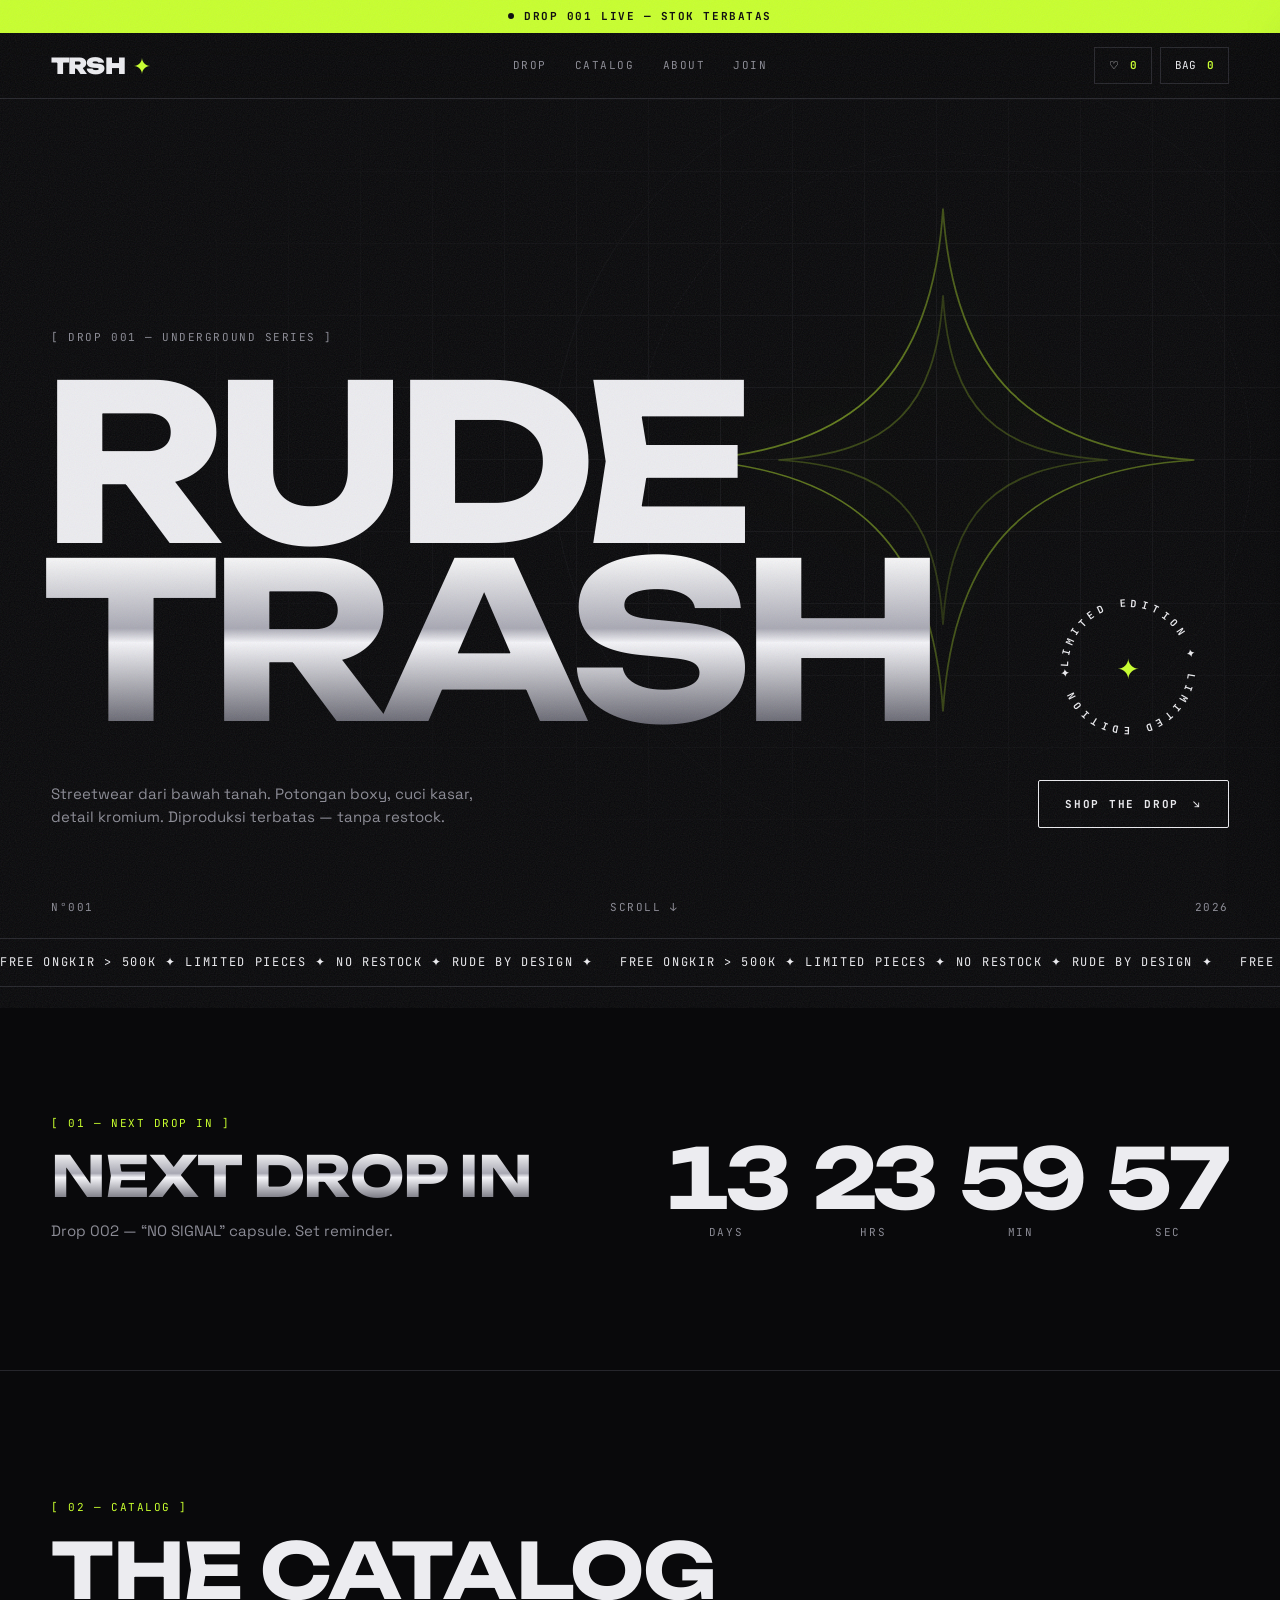
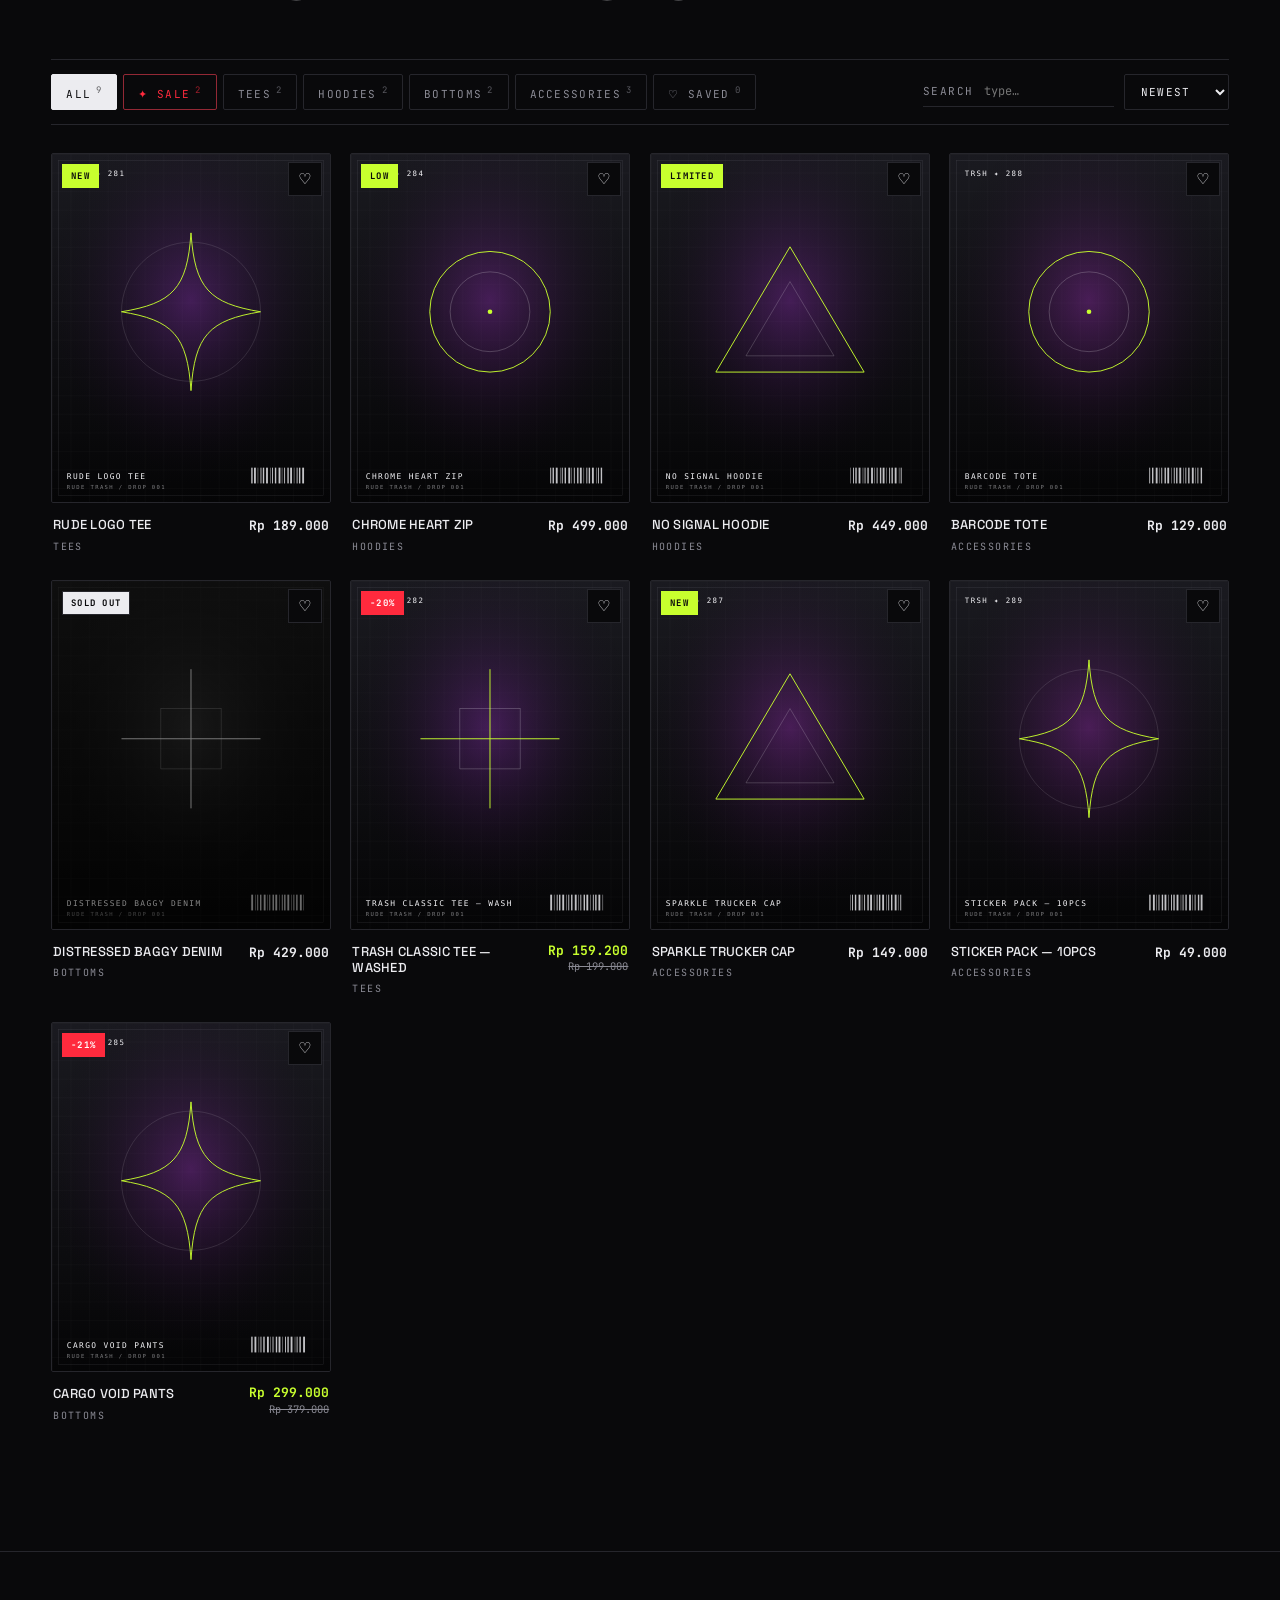
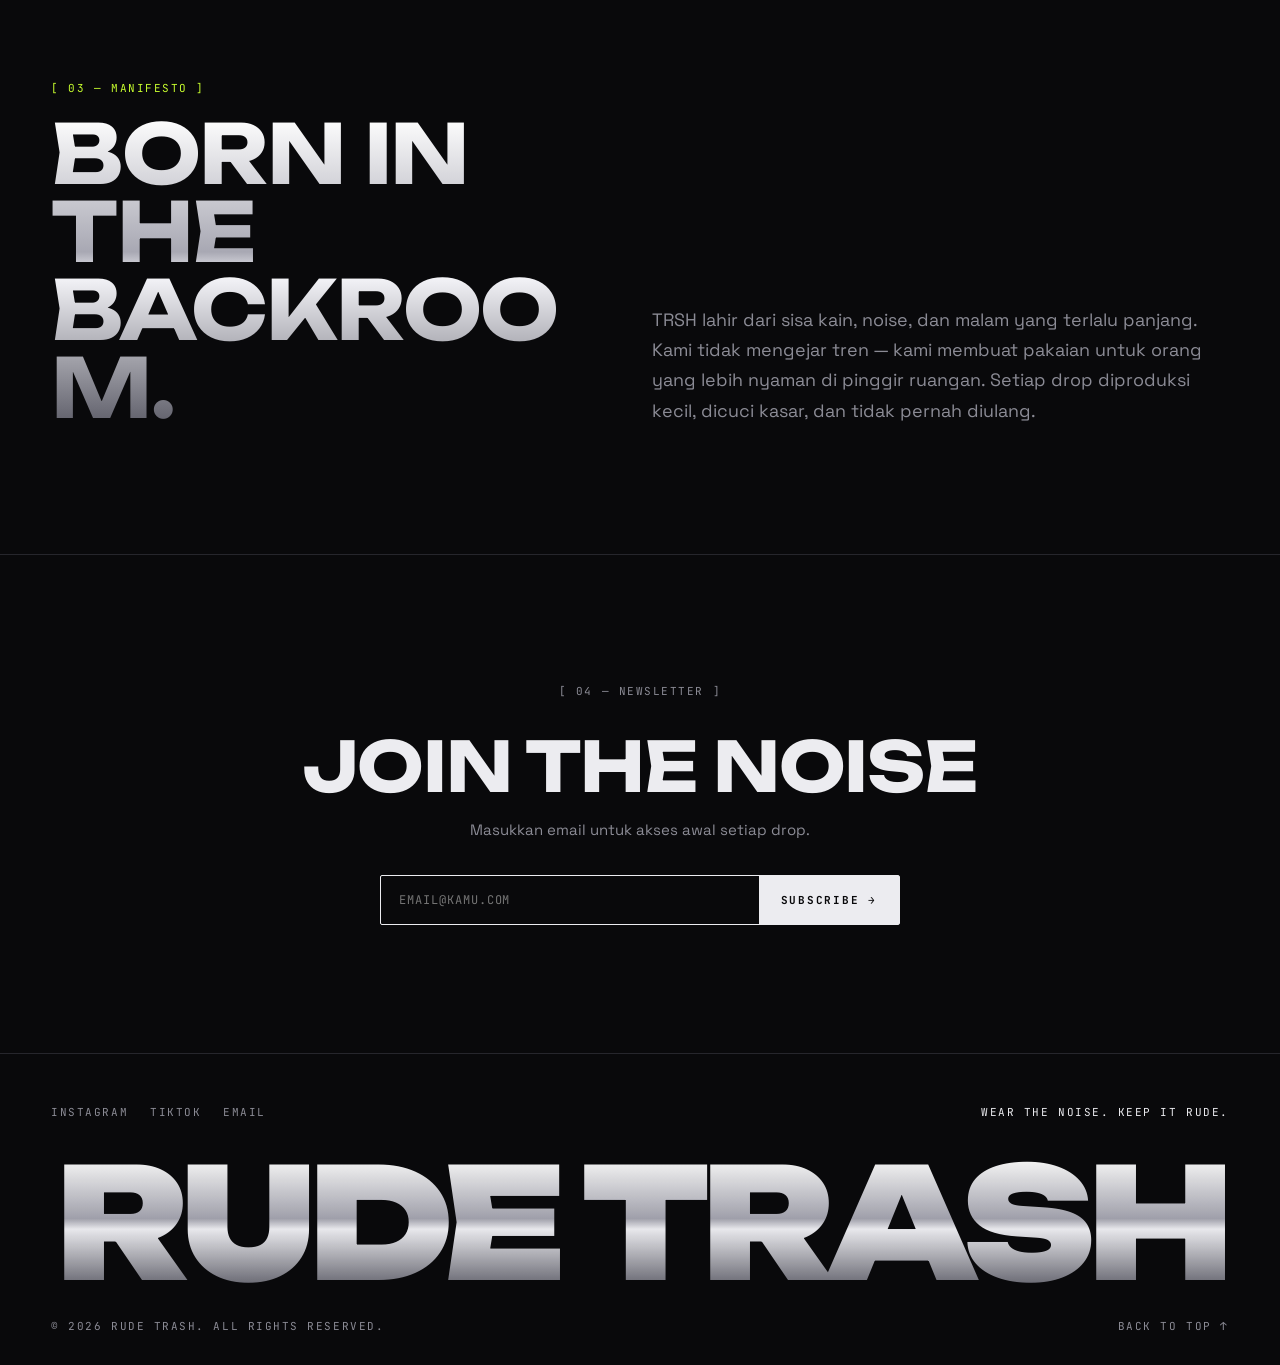
<file: index.html>
<!doctype html>
<html lang="id">
<head>
<meta charset="utf-8">
<meta name="viewport" content="width=device-width,initial-scale=1">
<title>TRSH — RUDE TRASH</title>
<meta name="description" content="RUDE TRASH (TRSH) — underground streetwear. Limited drops, no restock.">
<meta name="theme-color" content="#09090b">
<meta property="og:type" content="website">
<meta property="og:title" content="TRSH — RUDE TRASH">
<meta property="og:description" content="RUDE TRASH (TRSH) — underground streetwear. Limited drops, no restock.">
<meta property="og:image" content="">
<meta name="twitter:card" content="summary_large_image">
<meta name="twitter:title" content="TRSH — RUDE TRASH">
<meta name="twitter:description" content="RUDE TRASH (TRSH) — underground streetwear. Limited drops, no restock.">
<meta name="twitter:image" content="">
<link rel="icon" href="data:image/svg+xml,%3Csvg xmlns='http://www.w3.org/2000/svg' viewBox='0 0 100 100'%3E%3Crect width='100' height='100' fill='%2309090b'/%3E%3Cpath d='M50 12C53 40 62 47 88 50C62 53 53 60 50 88C47 60 38 53 12 50C38 47 47 40 50 12Z' fill='%23c8ff2e'/%3E%3C/svg%3E">
<link rel="preconnect" href="https://fonts.googleapis.com">
<link rel="preconnect" href="https://fonts.gstatic.com" crossorigin>
<link id="gfont" rel="stylesheet" href="data:text/css,">
<link rel="stylesheet" href="assets/css/style.css">
<style id="custom-fonts"></style>
<style id="custom-css"></style>
</head>
<body class="loading">

<!-- Preloader -->
<div id="preloader" class="preloader">
  <div class="pl-in">
    <span class="mono" id="plText">TRSH</span>
    <b id="plNum">000</b>
    <i class="pl-bar"><u id="plBar"></u></i>
  </div>
</div>

<!-- Overlays -->
<div class="progress" id="progress"></div>
<div class="aurora" aria-hidden="true"><i></i><i></i><i></i></div>
<div class="grain"></div>
<div class="scan"></div>
<div class="cursor" id="cursor"></div>

<!-- Announcement -->
<div id="announce" class="announce mono" hidden></div>
<div id="promo" class="promo mono" hidden></div>

<!-- Navbar -->
<header id="nav" class="nav">
  <a href="#top" class="logo" id="logo"></a>
  <nav class="links mono" id="links"></nav>
  <div class="acts mono">
    <button class="ab" data-act="theme" id="themeBtn" aria-label="Tema" hidden>☀</button>
    <button class="ab menu" data-act="menu" id="menuBtn" aria-label="Menu" aria-expanded="false" hidden>☰</button>
    <button class="ab" data-act="wishlist" id="wishBtn" aria-label="Saved">♡ <b id="wishN">0</b></button>
    <button class="ab" data-act="cart" id="cartBtn" aria-label="Bag">BAG <b id="cartN">0</b></button>
  </div>
</header>

<main id="top">
  <section id="hero" class="hero"></section>
  <div id="marquee" class="marquee mono"></div>
  <section id="drop" class="sec drop"></section>

  <section id="shop" class="sec shop">
    <div class="sec-head rv">
      <p class="mono kicker" id="shopKicker"></p>
      <h2 id="shopTitle"></h2>
    </div>
    <div class="toolbar rv">
      <div class="chips" id="chips"></div>
      <div class="tools">
        <label class="srch" id="srchWrap"><span class="mono" id="srchLabel">SEARCH</span><input id="q" type="search" placeholder="type…" autocomplete="off"></label>
        <label class="srt" id="sortWrap">
          <select id="sort" aria-label="Sort">
            <option value="new">NEWEST</option>
            <option value="low">PRICE ↑</option>
            <option value="high">PRICE ↓</option>
            <option value="az">A — Z</option>
          </select>
        </label>
      </div>
    </div>
    <div class="grid" id="grid"></div>
    <p class="empty mono" id="empty" hidden>— NO RESULT. TRY ANOTHER SEARCH —</p>
    <div class="more" id="more"></div>
    <div class="recent" id="recent"></div>
  </section>

  <section id="extra" class="sec extra" hidden></section>
  <section id="about" class="sec about"></section>
  <section id="newsletter" class="sec news"></section>
</main>

<footer id="footer" class="foot"></footer>

<!-- Cart drawer / product modal -->
<aside id="drawer" class="drawer" aria-hidden="true"></aside>
<div id="scrim" class="scrim"></div>
<div id="modal" class="modal" aria-hidden="true"></div>

<!-- Promo popup -->
<div id="popup" class="popup" aria-hidden="true"></div>
<div id="sheet" class="sheet" aria-hidden="true"></div>
<div id="lb" class="lb" aria-hidden="true"></div>

<!-- Maintenance -->
<div id="maint" class="maint" hidden></div>

<a id="waFloat" class="wa-float mono" href="#" target="_blank" rel="noopener" aria-label="WhatsApp" hidden></a>
<button id="toTop" class="to-top mono" data-act="top" aria-label="Kembali ke atas" hidden>↑</button>

<div id="toast" class="toast mono"></div>

<script src="assets/js/vendor/supabase.js"></script>
<script src="assets/js/config.js"></script>
<script src="assets/js/store.js"></script>
<script src="assets/js/app.js"></script>
</body>
</html>
</file>
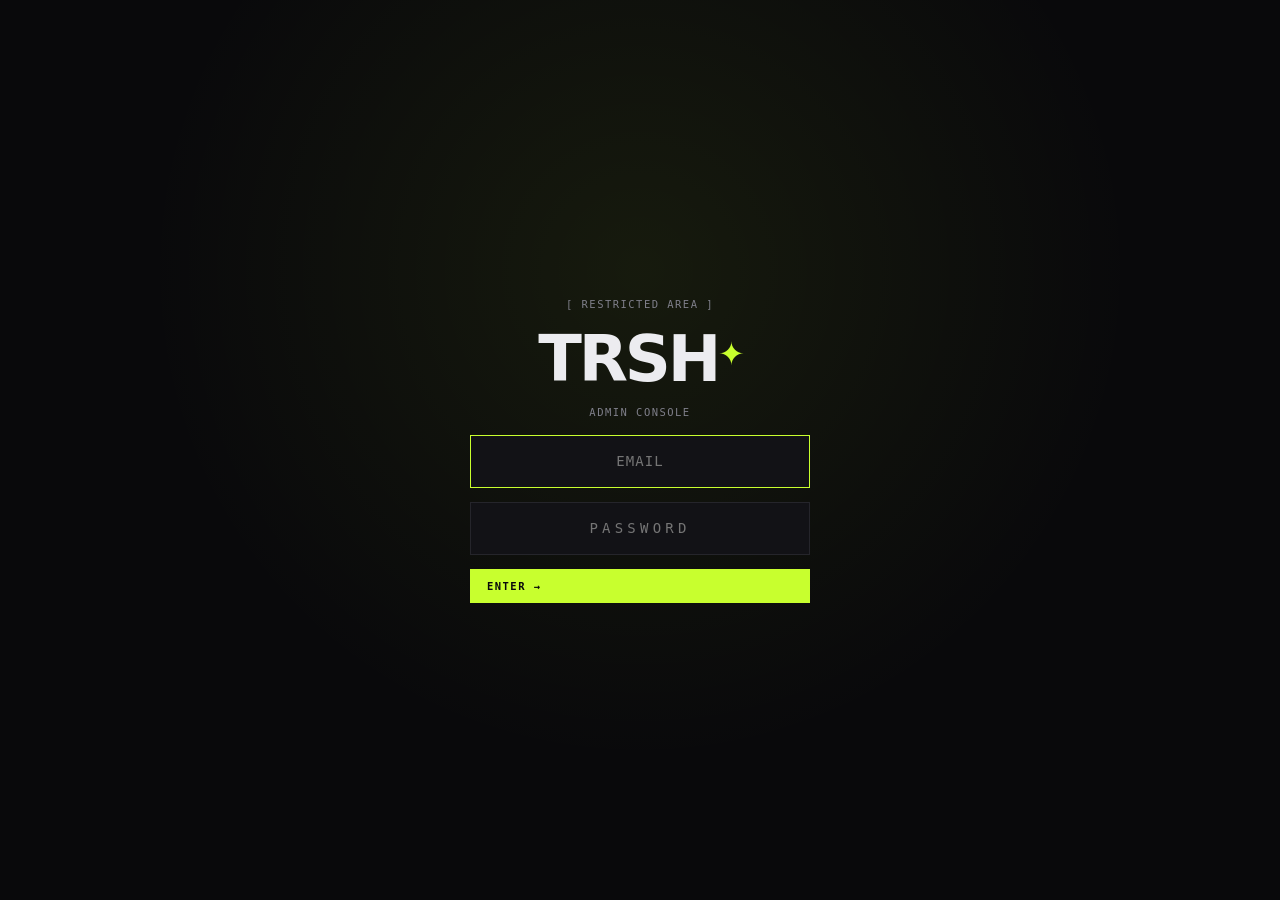
<file: admin.html>
<!doctype html>
<html lang="id">
<head>
<meta charset="utf-8">
<meta name="viewport" content="width=device-width,initial-scale=1">
<meta name="robots" content="noindex,nofollow">
<title>TRSH — Admin Panel</title>
<link rel="icon" href="data:image/svg+xml,%3Csvg xmlns='http://www.w3.org/2000/svg' viewBox='0 0 100 100'%3E%3Crect width='100' height='100' fill='%2309090b'/%3E%3Cpath d='M50 12C53 40 62 47 88 50C62 53 53 60 50 88C47 60 38 53 12 50C38 47 47 40 50 12Z' fill='%23c8ff2e'/%3E%3C/svg%3E">
<link rel="stylesheet" href="assets/css/admin.css">
<style id="admFonts"></style>
</head>
<body>

<!-- Login -->
<div id="login" class="login">
  <form id="loginForm" autocomplete="off">
    <p class="mono dim">[ RESTRICTED AREA ]</p>
    <h1>TRSH<i>✦</i></h1>
    <p class="mono dim">ADMIN CONSOLE</p>
    <input id="em" type="email" placeholder="EMAIL" autocomplete="username" hidden>
    <input id="pw" type="password" placeholder="PASSWORD" autocomplete="current-password" autofocus>
    <button class="btn acc" type="submit">ENTER →</button>
    <p id="loginErr" class="mono err" hidden>PASSWORD SALAH</p>
  </form>
</div>

<!-- App -->
<div id="app" class="app" hidden>
  <aside class="side">
    <div class="brand"><b id="brandName">TRSH</b><i>✦</i><small class="mono dim">ADMIN</small></div>
    <nav id="nav"></nav>
    <div class="side-f">
      <p class="mono live"><span class="dot"></span> REALTIME SYNC</p>
      <button class="lnk mono" data-a="logout">LOGOUT ↗</button>
    </div>
  </aside>

  <section class="main">
    <header class="top">
      <h2 id="title">Dashboard</h2>
      <div class="top-r">
        <span id="saved" class="mono dim">● SIAP</span>
        <button class="btn" data-a="pv">LIVE PREVIEW</button>
        <a class="btn" href="index.html" target="_blank" rel="noopener">BUKA TOKO ↗</a>
      </div>
    </header>
    <div id="view" class="view"></div>
  </section>

  <aside id="preview" class="preview">
    <div class="pv-bar mono">
      <span>LIVE PREVIEW</span>
      <span>
        <button data-a="pv-d" class="on" id="pvD">DESKTOP</button>
        <button data-a="pv-m" id="pvM">MOBILE</button>
        <button data-a="pv-r">↻</button>
      </span>
    </div>
    <div class="pv-wrap"><iframe id="pvFrame" title="Preview toko" src="about:blank"></iframe></div>
  </aside>
</div>

<div id="panel" class="panel"></div>
<div id="scrim" class="scrim"></div>
<div id="toast" class="toast mono"></div>

<script src="assets/js/vendor/supabase.js"></script>
<script src="assets/js/config.js"></script>
<script src="assets/js/store.js"></script>
<script src="assets/js/admin.js"></script>
</body>
</html>
</file>
<file: assets/css/style.css>
/* ==========================================================
   TRSH / RUDE TRASH — storefront styles
   Y2K × underground × minimalist
   Semua warna/font/radius dikontrol dari panel admin via CSS vars
   ========================================================== */
:root{
  --bg:#09090b;--fg:#ececf0;--muted:#8b8b95;--card:#101013;--accent:#c8ff2e;--line:#26262c;--on-accent:#09090b;
  --radius:2px;--cols:4;--cols-md:3;--cols-sm:2;--ratio:4/5;--speed:1;
  --f-display:'Unbounded',system-ui,sans-serif;--f-body:'Space Grotesk',system-ui,sans-serif;--f-mono:'JetBrains Mono',ui-monospace,monospace;
  --t:calc(.55s / var(--speed));--ease:cubic-bezier(.2,.7,.2,1);--pad:clamp(16px,4vw,56px);--maxw:99999px;--fs:1;
  --padx:max(var(--pad),calc((100vw - var(--maxw)) / 2));
}
*{box-sizing:border-box;margin:0;padding:0}
html{scroll-behavior:auto;scroll-padding-top:70px;-webkit-text-size-adjust:100%}html.smooth{scroll-behavior:smooth}
body{background:var(--bg);color:var(--fg);font:400 calc(15px * var(--fs)) / 1.55 var(--f-body);-webkit-font-smoothing:antialiased;overflow-x:hidden;transition:background var(--t) var(--ease),color var(--t) var(--ease)}
body.loading{overflow:hidden}
[hidden]{display:none!important}
a{color:inherit;text-decoration:none}
button,input,select,textarea{font:inherit;color:inherit;background:none;border:0;outline:0;border-radius:0}
button{cursor:pointer}
img{display:block;max-width:100%}
select option{background:var(--card);color:var(--fg)}
::selection{background:var(--accent);color:var(--on-accent)}
::-webkit-scrollbar{width:8px;height:8px}::-webkit-scrollbar-thumb{background:var(--line)}::-webkit-scrollbar-track{background:var(--bg)}
.mono{font-family:var(--f-mono);font-size:11px;letter-spacing:.14em;text-transform:uppercase}
h1,h2,h3{font-family:var(--f-display);font-weight:700;line-height:.95;letter-spacing:-.02em;text-transform:uppercase}
.chrome{background:linear-gradient(180deg,#fff 0%,#a8a8b3 44%,#f4f4f8 52%,#5e5e69 100%);-webkit-background-clip:text;background-clip:text;color:transparent}

/* ---------- overlays ---------- */
.grain,.scan{position:fixed;inset:0;pointer-events:none;z-index:90;display:none}
.fx-grain .grain{display:block;opacity:.09;background-image:url("data:image/svg+xml,%3Csvg xmlns='http://www.w3.org/2000/svg' width='200' height='200'%3E%3Cfilter id='n'%3E%3CfeTurbulence type='fractalNoise' baseFrequency='.85' numOctaves='2' stitchTiles='stitch'/%3E%3C/filter%3E%3Crect width='200' height='200' filter='url(%23n)'/%3E%3C/svg%3E");animation:grain 1s steps(6) infinite}
@keyframes grain{0%{transform:translate(0,0)}20%{transform:translate(-3%,2%)}40%{transform:translate(2%,-3%)}60%{transform:translate(-2%,-1%)}80%{transform:translate(3%,3%)}100%{transform:translate(0,0)}}
.fx-scanlines .scan{display:block;background:repeating-linear-gradient(0deg,rgba(255,255,255,.035) 0 1px,transparent 1px 3px);mix-blend-mode:overlay}
.cursor{position:fixed;left:-14px;top:-14px;width:28px;height:28px;border:1px solid #fff;border-radius:50%;pointer-events:none;z-index:200;mix-blend-mode:difference;display:none;transition:width .25s var(--ease),height .25s var(--ease),margin .25s var(--ease),background .25s}
.cursor.hot{width:56px;height:56px;margin:-14px 0 0 -14px;background:#fff}
@media (pointer:fine){.fx-cursor .cursor.on{display:block}.fx-cursor,.fx-cursor *{cursor:none!important}}

/* ---------- preloader ---------- */
.preloader{position:fixed;inset:0;z-index:300;background:#050506;display:grid;place-items:center;transition:transform .8s var(--ease),opacity .8s}
.preloader.done{transform:translateY(-100%)}
.pl-in{width:min(320px,70vw);display:grid;gap:14px;color:#ececf0}
.pl-in b{font:700 clamp(54px,12vw,96px)/1 var(--f-display);letter-spacing:-.04em}
.pl-bar{display:block;height:1px;background:#26262c}.pl-bar u{display:block;height:100%;width:0;background:var(--accent);transition:width .1s linear}

/* ---------- announcement + nav ---------- */
.announce{background:var(--accent);color:var(--on-accent);text-align:center;padding:8px var(--padx);font-weight:700;position:relative;z-index:60}
.announce .dot{display:inline-block;width:6px;height:6px;border-radius:50%;background:currentColor;margin-right:10px;animation:blink 1.2s steps(2) infinite;vertical-align:1px}
@keyframes blink{50%{opacity:.15}}
.nav{position:sticky;top:0;z-index:70;display:flex;align-items:center;justify-content:space-between;gap:24px;padding:14px var(--padx);background:color-mix(in srgb,var(--bg) 72%,transparent);backdrop-filter:blur(14px);-webkit-backdrop-filter:blur(14px);border-bottom:1px solid var(--line)}
.logo{font:900 22px/1 var(--f-display);letter-spacing:-.04em;display:flex;align-items:center;gap:8px}
.logo i{font-style:normal;color:var(--accent);display:inline-block;animation:spin 8s linear infinite}
@keyframes spin{to{transform:rotate(360deg)}}
.links{display:flex;gap:28px;position:absolute;left:50%;transform:translateX(-50%)}
.links a{position:relative;padding:4px 0;color:var(--muted);transition:color var(--t) var(--ease)}
.links a::after{content:"";position:absolute;left:0;bottom:0;height:1px;width:100%;background:var(--accent);transform:scaleX(0);transform-origin:right;transition:transform var(--t) var(--ease)}
.links a:hover{color:var(--fg)}.links a:hover::after{transform:scaleX(1);transform-origin:left}
.acts{display:flex;gap:8px}
.ab{padding:9px 14px;border:1px solid var(--line);transition:all calc(var(--t)*.6) var(--ease)}
.ab b{color:var(--accent);margin-left:4px}
.ab:hover{border-color:var(--accent);background:var(--accent);color:var(--on-accent)}.ab:hover b{color:inherit}

/* ---------- buttons ---------- */
.btn{position:relative;display:inline-flex;align-items:center;gap:14px;padding:16px 26px;border:1px solid var(--fg);font:700 11px var(--f-mono);letter-spacing:.16em;text-transform:uppercase;overflow:hidden;isolation:isolate;transition:color var(--t) var(--ease);border-radius:var(--radius)}
.btn::before{content:"";position:absolute;inset:0;background:var(--accent);transform:translateY(101%);transition:transform var(--t) var(--ease);z-index:-1}
.btn:hover{color:var(--on-accent);border-color:var(--accent)}.btn:hover::before{transform:none}
.btn span{transition:transform var(--t) var(--ease)}.btn:hover span{transform:translate(3px,3px)}
.btn.solid{background:var(--fg);color:var(--bg)}.btn.solid:hover{color:var(--on-accent)}
.btn.full{width:100%;justify-content:space-between}
.btn[disabled]{opacity:.35;pointer-events:none}

/* ---------- sections ---------- */
.sec{padding:clamp(64px,10vw,130px) var(--padx);position:relative}
.kicker{color:var(--accent);margin-bottom:18px}
.sec-head h2{font-size:clamp(34px,6vw,84px);white-space:pre-line}
.rv{opacity:0;transform:translateY(26px);transition:opacity calc(var(--t)*1.4) var(--ease),transform calc(var(--t)*1.4) var(--ease);transition-delay:calc(var(--i,0) * 55ms)}
.rv.in{opacity:1;transform:none}
body:not(.fx-reveal) .rv{opacity:1;transform:none;transition:none}

/* ---------- hero ---------- */
.hero{position:relative;min-height:calc(100svh - 60px);display:flex;align-items:flex-end;padding:0 var(--padx) clamp(70px,9vw,110px);overflow:hidden;border-bottom:1px solid var(--line)}
.hero-bg{position:absolute;inset:0;background-image:linear-gradient(var(--line) 1px,transparent 1px),linear-gradient(90deg,var(--line) 1px,transparent 1px);background-size:72px 72px;opacity:.5;-webkit-mask-image:radial-gradient(ellipse at 70% 40%,#000 0%,transparent 70%);mask-image:radial-gradient(ellipse at 70% 40%,#000 0%,transparent 70%)}
.hero-bg .spark{position:absolute;right:6%;top:12%;width:min(42vw,520px);color:var(--accent);animation:float 9s ease-in-out infinite;filter:drop-shadow(0 0 40px color-mix(in srgb,var(--accent) 40%,transparent))}
body:not(.fx-sparkles) .hero-bg .spark,body:not(.fx-sparkles) .ring{display:none}
.hero-bg .spark svg{width:100%;height:auto;display:block;animation:spin 40s linear infinite}
@keyframes float{50%{transform:translateY(-22px)}}
.hero-bg .spark::before,.hero-bg .spark::after{content:"";position:absolute;border:1px solid var(--line);border-radius:50%;left:50%;top:50%;translate:-50% -50%;pointer-events:none}
.hero-bg .spark::before{width:150%;aspect-ratio:1;animation:pulse 6s ease-in-out infinite}
.hero-bg .spark::after{width:118%;aspect-ratio:1;border-style:dashed}
body:not(.fx-sparkles) .hero-bg .spark{display:none}
@keyframes pulse{50%{scale:1.05;opacity:.45}}
.hero-in{position:relative;z-index:2;width:100%}
.eyebrow{color:var(--muted);margin-bottom:26px}
.hero-t{font-size:clamp(64px,17vw,260px);line-height:.82;letter-spacing:-.05em;display:flex;flex-direction:column;margin-left:-.04em}
.hero-t .gl{display:block;position:relative;width:max-content;max-width:100%}
.hero-row{display:flex;align-items:flex-end;justify-content:space-between;gap:32px;flex-wrap:wrap;margin-top:clamp(28px,4vw,54px)}
.hero-sub{max-width:440px;color:var(--muted);font-size:15px}
.hero-in>*{animation:up calc(var(--t)*2) var(--ease) both}
.hero-in>*:nth-child(2){animation-delay:.08s}.hero-in>*:nth-child(3){animation-delay:.2s}
@keyframes up{from{opacity:0;transform:translateY(40px)}}
.hero-meta{position:absolute;left:var(--padx);right:var(--padx);bottom:22px;display:flex;justify-content:space-between;color:var(--muted);z-index:2}
.sticker{position:absolute;right:clamp(20px,6vw,90px);bottom:clamp(110px,16vw,190px);width:clamp(96px,12vw,150px);z-index:3;animation:spin 18s linear infinite}
.sticker svg{width:100%;overflow:visible}.sticker text{font:700 13.5px var(--f-mono);fill:var(--fg);letter-spacing:.1em}
.sticker::after{content:"✦";position:absolute;inset:0;display:grid;place-items:center;font-size:28px;color:var(--accent)}
/* glitch */
.fx-glitch .gl:hover::before,.fx-glitch .gl:hover::after{content:attr(data-text);position:absolute;left:0;top:0;width:100%;height:100%;background:var(--bg);overflow:hidden}
.fx-glitch .gl:hover::before,.fx-glitch .gl:hover::after{color:var(--fg)}
.fx-glitch .gl:hover::before{left:3px;text-shadow:-2px 0 var(--accent);animation:gl1 .9s infinite linear alternate-reverse}
.fx-glitch .gl:hover::after{left:-3px;text-shadow:2px 0 #ff2bd6;animation:gl2 .7s infinite linear alternate-reverse}
@keyframes gl1{0%{clip-path:inset(10% 0 80% 0)}25%{clip-path:inset(60% 0 20% 0)}50%{clip-path:inset(30% 0 50% 0)}75%{clip-path:inset(80% 0 4% 0)}100%{clip-path:inset(2% 0 90% 0)}}
@keyframes gl2{0%{clip-path:inset(70% 0 10% 0)}25%{clip-path:inset(15% 0 70% 0)}50%{clip-path:inset(50% 0 30% 0)}75%{clip-path:inset(5% 0 85% 0)}100%{clip-path:inset(85% 0 2% 0)}}

/* ---------- marquee ---------- */
.marquee{overflow:hidden;border-bottom:1px solid var(--line);background:var(--bg);padding:14px 0;font-size:12px}
.mq{display:flex;width:max-content;animation:mq var(--mq,28s) linear infinite}
.marquee:hover .mq{animation-play-state:paused}
.mq span{padding-right:2.2em;white-space:nowrap}
@keyframes mq{to{transform:translateX(-50%)}}

/* ---------- drop ---------- */
.drop{border-bottom:1px solid var(--line);display:grid;grid-template-columns:1fr auto;gap:40px;align-items:end}
.drop h2{font-size:clamp(28px,4.4vw,60px)}
.drop .note{color:var(--muted);margin-top:16px;max-width:420px}
.cd{display:flex;gap:clamp(10px,2vw,28px)}
.cd div{text-align:center;min-width:clamp(56px,8vw,110px)}
.cd b{display:block;font:700 clamp(34px,6.5vw,88px)/1 var(--f-display);letter-spacing:-.05em;font-variant-numeric:tabular-nums}
.cd small{color:var(--muted);font:11px var(--f-mono);letter-spacing:.16em;text-transform:uppercase}
.cd.live b{color:var(--accent)}

/* ---------- shop ---------- */
.toolbar{display:flex;justify-content:space-between;gap:18px;flex-wrap:wrap;align-items:center;margin:clamp(30px,4vw,56px) 0 28px;padding:14px 0;border-block:1px solid var(--line)}
.chips{display:flex;gap:6px;flex-wrap:wrap}
.chip{padding:9px 14px;border:1px solid var(--line);font:11px var(--f-mono);letter-spacing:.12em;text-transform:uppercase;color:var(--muted);transition:all calc(var(--t)*.6) var(--ease);border-radius:var(--radius)}
.chip sup{margin-left:5px;font-size:9px;opacity:.6}
.chip:hover{color:var(--fg);border-color:var(--fg)}
.chip.on{background:var(--fg);color:var(--bg);border-color:var(--fg)}
.tools{display:flex;gap:10px;align-items:center}
.srch{display:flex;align-items:center;gap:10px;border-bottom:1px solid var(--line);padding:6px 0;transition:border-color var(--t)}
.srch:focus-within{border-color:var(--accent)}.srch span{color:var(--muted)}.srch input{width:130px;font:12px var(--f-mono)}
.srt select{font:11px var(--f-mono);letter-spacing:.12em;padding:9px 12px;border:1px solid var(--line);cursor:pointer;border-radius:var(--radius)}
.grid{display:grid;grid-template-columns:repeat(var(--cols),minmax(0,1fr));gap:clamp(14px,2vw,28px) clamp(10px,1.5vw,20px)}
.card{cursor:pointer;display:block}
.card-media{position:relative;aspect-ratio:var(--ratio);background:var(--card);overflow:hidden;border:1px solid var(--line);border-radius:var(--radius);transition:border-color var(--t),transform .25s ease-out;transform-style:preserve-3d;will-change:transform}
.card:hover .card-media{border-color:var(--accent)}
.card-media img{position:absolute;inset:0;width:100%;height:100%;object-fit:cover;transition:transform calc(var(--t)*2) var(--ease),opacity calc(var(--t)*1.2) var(--ease)}
.card:hover .card-media img.m1{transform:scale(1.06)}
.card-media img.m2{opacity:0}.card:hover .card-media img.m2{opacity:1;transform:scale(1.02)}
.card-media::after{content:"VIEW +";position:absolute;left:0;right:0;bottom:0;padding:12px;text-align:center;background:var(--accent);color:var(--on-accent);font:700 10px var(--f-mono);letter-spacing:.2em;transform:translateY(101%);transition:transform var(--t) var(--ease)}
.card:hover .card-media::after{transform:none}
.badges{position:absolute;left:10px;top:10px;display:flex;gap:6px;z-index:2;flex-wrap:wrap}
.badge{padding:5px 8px;background:var(--bg);color:var(--fg);font:700 9px var(--f-mono);letter-spacing:.14em;border:1px solid var(--line)}
.badge.hot{background:var(--accent);color:var(--on-accent);border-color:var(--accent)}
.badge.out{background:var(--fg);color:var(--bg)}
.wish{position:absolute;right:8px;top:8px;z-index:3;width:34px;height:34px;display:grid;place-items:center;background:var(--bg);border:1px solid var(--line);font-size:15px;transition:all calc(var(--t)*.6) var(--ease)}
.wish:hover,.wish.on{background:var(--accent);color:var(--on-accent);border-color:var(--accent)}
body:not(.fx-wl) .wish{display:none}
.card.soldout .card-media img{filter:grayscale(1) brightness(.55)}
.card-info{display:flex;justify-content:space-between;gap:12px;padding:14px 2px 0}
.card-info h3{font:500 13px/1.25 var(--f-body);letter-spacing:.02em;text-transform:uppercase}
.card-info .cat{color:var(--muted);margin-top:5px;font-size:10px}
.price{font:700 13px var(--f-mono);white-space:nowrap}
.empty{text-align:center;color:var(--muted);padding:80px 0}

/* ---------- about ---------- */
.about{border-block:1px solid var(--line);display:grid;grid-template-columns:1fr 1.1fr;gap:clamp(30px,6vw,100px)}
.about h2{font-size:clamp(34px,6.4vw,96px);white-space:pre-line}
.about p.body{color:var(--muted);font-size:clamp(15px,1.4vw,19px);line-height:1.7;max-width:560px;align-self:end}

/* ---------- newsletter / footer ---------- */
.news{text-align:center}
.news h2{font-size:clamp(30px,5.4vw,76px);margin-bottom:18px}
.news p{color:var(--muted);margin-bottom:34px}
.nl{display:flex;max-width:520px;margin:0 auto;border:1px solid var(--fg);border-radius:var(--radius);transition:border-color var(--t)}
.nl:focus-within{border-color:var(--accent)}
.nl input{flex:1;padding:16px 18px;font:12px var(--f-mono);letter-spacing:.08em;min-width:0}
.nl button{padding:0 22px;background:var(--fg);color:var(--bg);font:700 11px var(--f-mono);letter-spacing:.16em;transition:all var(--t) var(--ease)}
.nl button:hover{background:var(--accent);color:var(--on-accent)}
.foot{padding:50px var(--padx) 30px;border-top:1px solid var(--line);overflow:hidden}
.foot-top{display:flex;justify-content:space-between;gap:30px;flex-wrap:wrap;margin-bottom:40px}
.foot-top a{color:var(--muted);transition:color var(--t)}.foot-top a:hover{color:var(--accent)}
.foot-top nav{display:flex;gap:22px;flex-wrap:wrap}
.wordmark{font:900 clamp(60px,19.5vw,340px)/.8 var(--f-display);letter-spacing:-.06em;white-space:nowrap;text-align:center;margin:0 -.04em;user-select:none;opacity:.95}
.foot-b{display:flex;justify-content:space-between;gap:12px;flex-wrap:wrap;color:var(--muted);margin-top:26px}

/* ---------- drawer ---------- */
.scrim{position:fixed;inset:0;background:rgba(0,0,0,.6);backdrop-filter:blur(3px);z-index:110;opacity:0;pointer-events:none;transition:opacity var(--t) var(--ease)}
.scrim.on{opacity:1;pointer-events:auto}
.drawer{position:fixed;top:0;right:0;bottom:0;width:min(440px,100vw);z-index:120;background:var(--bg);border-left:1px solid var(--line);display:flex;flex-direction:column;transform:translateX(102%);transition:transform calc(var(--t)*1.2) var(--ease)}
.drawer.open{transform:none}
.dr-h{display:flex;justify-content:space-between;align-items:center;padding:20px 24px;border-bottom:1px solid var(--line)}
.dr-h h3{font-size:18px}
.x{width:36px;height:36px;border:1px solid var(--line);display:grid;place-items:center;font-size:16px;transition:all calc(var(--t)*.6)}
.x:hover{background:var(--fg);color:var(--bg)}
.dr-b{flex:1;overflow:auto;padding:8px 24px}
.dr-f{padding:20px 24px;border-top:1px solid var(--line);display:grid;gap:14px}
.dr-f .tot{display:flex;justify-content:space-between;font-family:var(--f-mono);font-size:13px}
.dr-empty{text-align:center;color:var(--muted);padding:70px 0}
.li{display:grid;grid-template-columns:78px 1fr auto;gap:14px;padding:18px 0;border-bottom:1px solid var(--line)}
.li img{width:78px;aspect-ratio:var(--ratio);object-fit:cover;border:1px solid var(--line);cursor:pointer}
.li h4{font:500 12.5px/1.3 var(--f-body);text-transform:uppercase}
.li .mono{color:var(--muted);margin-top:4px;font-size:10px}
.qty{display:inline-flex;align-items:center;border:1px solid var(--line);margin-top:10px}
.qty button{width:28px;height:28px;font-size:14px;transition:background .2s}.qty button:hover{background:var(--fg);color:var(--bg)}
.qty span{min-width:30px;text-align:center;font:12px var(--f-mono)}
.li .rm{color:var(--muted);font:10px var(--f-mono);letter-spacing:.1em;align-self:start}.li .rm:hover{color:var(--accent)}
.li .price{align-self:end}

/* ---------- modal ---------- */
.modal{position:fixed;inset:0;z-index:130;display:grid;place-items:center;padding:clamp(0px,2vw,30px);pointer-events:none;opacity:0;transition:opacity var(--t) var(--ease)}
.modal.open{opacity:1;pointer-events:auto}
.md{position:relative;width:min(1040px,100%);max-height:100%;overflow:auto;background:var(--bg);border:1px solid var(--line);display:grid;grid-template-columns:1.05fr 1fr;transform:translateY(30px) scale(.98);transition:transform calc(var(--t)*1.2) var(--ease);border-radius:var(--radius)}
.modal.open .md{transform:none}
.md-x{position:absolute;right:14px;top:14px;z-index:5;background:var(--bg)}
.md-g{padding:20px;display:grid;gap:10px;align-content:start;background:var(--card)}
.md-main{aspect-ratio:var(--ratio);border:1px solid var(--line);overflow:hidden}
.md-main img{width:100%;height:100%;object-fit:cover;animation:fade .5s var(--ease)}
@keyframes fade{from{opacity:0;transform:scale(1.03)}}
.md-th{display:flex;gap:8px;flex-wrap:wrap}
.md-th img{width:64px;aspect-ratio:var(--ratio);object-fit:cover;border:1px solid var(--line);cursor:pointer;opacity:.55;transition:all .25s}
.md-th img.on,.md-th img:hover{opacity:1;border-color:var(--accent)}
.md-i{padding:clamp(22px,3vw,40px);display:flex;flex-direction:column;gap:18px}
.md-i h2{font-size:clamp(22px,2.8vw,34px);line-height:1.05;padding-right:40px}
.md-i .price{font-size:20px}
.md-i .desc{color:var(--muted);line-height:1.7}
.sz{display:flex;gap:6px;flex-wrap:wrap}
.sz button{min-width:48px;padding:11px 14px;border:1px solid var(--line);font:11px var(--f-mono);letter-spacing:.1em;transition:all calc(var(--t)*.6) var(--ease);border-radius:var(--radius)}
.sz button:hover{border-color:var(--fg)}.sz button.on{background:var(--fg);color:var(--bg);border-color:var(--fg)}
.md-i .lab{color:var(--muted);margin-bottom:10px;display:flex;justify-content:space-between}
.stock{font:11px var(--f-mono);letter-spacing:.12em;text-transform:uppercase}.stock.low{color:var(--accent)}.stock.out{color:#ff5a5a}
.md-act{display:flex;gap:8px;margin-top:auto}
.md-act .btn{flex:1}
.md-act .wishb{width:56px;border:1px solid var(--line);font-size:18px;transition:all .25s;border-radius:var(--radius)}
.md-act .wishb:hover,.md-act .wishb.on{background:var(--accent);color:var(--on-accent);border-color:var(--accent)}

/* ---------- maintenance / toast ---------- */
.maint{position:fixed;inset:0;z-index:400;background:var(--bg);display:grid;place-items:center;text-align:center;padding:30px}
.maint h2{font-size:clamp(30px,6vw,80px);margin:20px 0}
.toast{position:fixed;left:50%;bottom:28px;z-index:500;transform:translate(-50%,30px);opacity:0;background:var(--fg);color:var(--bg);padding:13px 20px;font-weight:700;pointer-events:none;transition:all var(--t) var(--ease);white-space:nowrap}
.toast.on{opacity:1;transform:translate(-50%,0)}

/* ---------- responsive ---------- */
@media (max-width:1000px){
  .grid{grid-template-columns:repeat(var(--cols-md),minmax(0,1fr))}
  .about,.drop{grid-template-columns:1fr}
  .md{grid-template-columns:1fr}
  .links{display:none}
}
@media (max-width:640px){
  .grid{grid-template-columns:repeat(var(--cols-sm),minmax(0,1fr))}
  .hero-sub{max-width:none}.sticker{bottom:auto;top:20px;right:14px;width:84px}
  .srch input{width:90px}.tools{width:100%;justify-content:space-between}
  .nl{flex-direction:column}.nl button{padding:16px}
  .cd{gap:8px}
}
@media (prefers-reduced-motion:reduce){*,*::before,*::after{animation-duration:.01ms!important;animation-iteration-count:1!important;transition-duration:.01ms!important}}

/* ==========================================================
   v2 — diskon, promo, voucher, sosial, konfigurasi lanjutan
   ========================================================== */
main{display:flex;flex-direction:column}
body.locked{overflow:hidden}
:focus-visible{outline:2px solid var(--accent);outline-offset:2px}
.srch input:focus-visible,.nl input:focus-visible,.vrow input:focus-visible{outline:0}
.card:focus-visible{outline-offset:4px}

/* progress, announcement, promo bar */
.progress{position:fixed;left:0;top:0;height:2px;width:100%;background:var(--accent);transform:scaleX(0);transform-origin:left;z-index:250;display:none;pointer-events:none}
.fx-progress .progress{display:block}
.announce a{text-decoration:underline;text-underline-offset:3px}
.announce.an-dark{background:#000;color:#fff;border-bottom:1px solid var(--line)}
.announce.an-alert{background:#ff2a3d;color:#fff}
.an-x{position:absolute;right:var(--padx);top:50%;transform:translateY(-50%);font-size:12px;opacity:.7;padding:4px 8px}.an-x:hover{opacity:1}
.promo{background:#ff2a3d;color:#fff;text-align:center;padding:8px var(--padx);font-weight:700;position:relative;z-index:59}
.promo .off{background:#fff;color:#ff2a3d;padding:1px 7px;margin:0 2px}
.promo .cdn{font-variant-numeric:tabular-nums}

/* harga, diskon, coret */
.price.sale{display:flex;flex-direction:column;align-items:flex-end;gap:3px;line-height:1.1}
.price.sale b{color:var(--accent);font-weight:700}
.price s{color:var(--muted);font-weight:400;font-size:.8em;text-decoration-thickness:1px;text-decoration-color:currentColor}
.price.big{font-size:22px}
.price.sale.big{flex-direction:row;align-items:baseline;gap:12px}
.badge.sale{background:#ff2a3d;color:#fff;border-color:#ff2a3d}
.chip.sale{color:#ff2a3d;border-color:color-mix(in srgb,#ff2a3d 50%,var(--line))}
.chip.sale.on{background:#ff2a3d;color:#fff;border-color:#ff2a3d}
.md-price{display:flex;justify-content:space-between;align-items:flex-end;gap:12px;flex-wrap:wrap}
.md-price .pb{display:grid;gap:8px}
.save{color:var(--accent);font-size:10.5px}
.sale-end{color:var(--muted);margin-top:-8px}.sale-end span{font-variant-numeric:tabular-nums;color:var(--fg)}
.md-main{position:relative}
.closed-note{color:#ff5a5a}

/* bentuk & gaya (konfigurasi tampilan) */
.shape-pill .btn,.shape-pill .chip,.shape-pill .ab,.shape-pill .nl,.shape-pill .srt select,.shape-pill .sz button,.shape-pill .md-act .wishb,.shape-pill .vrow{border-radius:999px;overflow:hidden}
.shape-pill .nl button{border-radius:0}
.card-bordered .card{border:1px solid var(--line);background:var(--card);padding-bottom:14px;border-radius:var(--radius)}
.card-bordered .card-info{padding:14px 12px 0}
.card-bordered .card-media{border:0;border-bottom:1px solid var(--line);border-radius:var(--radius) var(--radius) 0 0}
.card-flat .card-media{border-color:transparent}
.img-contain .card-media img,.img-contain .md-main img{object-fit:contain}
body:not(.fx-hoverSwap) .card-media img.m2{display:none}
.nav-static .nav{position:relative}
.menu{display:none}

/* load more */
.more{display:flex;flex-direction:column;align-items:center;gap:12px;margin-top:38px;color:var(--muted)}
.more:empty{display:none}

/* sosial */
.hero-soc{display:flex;gap:6px 20px;flex-wrap:wrap;margin-top:26px}
.hero-soc a{color:var(--muted);transition:color var(--t)}.hero-soc a:hover{color:var(--accent)}

/* tombol melayang */
.wa-float{position:fixed;right:18px;bottom:20px;z-index:80;display:flex;align-items:center;gap:8px;padding:12px 18px;background:#25d366;color:#062b12;font-weight:700;border-radius:999px;box-shadow:0 8px 30px rgba(0,0,0,.4);transition:transform var(--t) var(--ease)}
.wa-float.left{right:auto;left:18px}
.wa-float:hover{transform:translateY(-3px)}.wa-float i{font-style:normal;font-size:16px}
.to-top{position:fixed;right:18px;bottom:20px;z-index:79;width:42px;height:42px;display:grid;place-items:center;background:var(--bg);border:1px solid var(--line);font-size:16px;transition:all calc(var(--t)*.6) var(--ease)}
.to-top:hover{background:var(--accent);color:var(--on-accent);border-color:var(--accent)}
.has-wa .to-top{bottom:78px}

/* keranjang: ringkasan, ongkir, voucher */
.li-r{display:flex;flex-direction:column;justify-content:space-between;align-items:flex-end}
.dr-f .sum{display:grid;gap:6px;font:12px var(--f-mono)}
.sum .row{display:flex;justify-content:space-between;color:var(--muted)}.sum .row.ok{color:var(--accent)}
.sum:empty{display:none}
.ship{display:grid;gap:8px;color:var(--muted)}.ship i{display:block;height:3px;background:var(--line)}
.ship u{display:block;height:100%;background:var(--accent);transition:width .4s var(--ease)}.ship.ok{color:var(--accent)}
.vbox{display:grid;gap:6px}
.vrow{display:flex;border:1px solid var(--line);border-radius:var(--radius)}
.vrow input{flex:1;padding:11px 12px;font:12px var(--f-mono);letter-spacing:.1em;text-transform:uppercase;min-width:0}
.vrow button{padding:0 16px;background:var(--fg);color:var(--bg);font:700 10px var(--f-mono);letter-spacing:.14em}.vrow button:hover{background:var(--accent);color:var(--on-accent)}
.vmsg.ok{color:var(--accent)}.vmsg.bad{color:#ff5a5a}.vmsg .lnk{color:var(--muted)}
.notice{color:var(--accent);padding:12px 0}
.dim{color:var(--muted)}

/* popup promo */
.popup{position:fixed;inset:0;z-index:140;display:grid;place-items:center;padding:20px;pointer-events:none;opacity:0;transition:opacity var(--t) var(--ease)}
.popup.open{opacity:1;pointer-events:auto}
.pp{position:relative;width:min(440px,100%);background:var(--bg);border:1px solid var(--accent);padding:36px 30px 30px;display:grid;gap:14px;transform:translateY(24px) scale(.98);transition:transform calc(var(--t)*1.2) var(--ease)}
.popup.open .pp{transform:none}
.pp .x{position:absolute;right:12px;top:12px}
.pp h3{font-size:clamp(22px,4vw,30px);padding-right:36px}.pp p{color:var(--muted)}.pp .kicker{margin:0}
.pp .code{display:flex;justify-content:space-between;align-items:center;gap:12px;border:1px dashed var(--accent);padding:14px 16px;color:var(--accent);font-size:14px;font-weight:700;letter-spacing:.2em;text-align:left}
.pp .code span{font-size:9px;opacity:.8;letter-spacing:.14em}.pp .code:hover{background:var(--accent);color:var(--on-accent)}

/* toast tidak lagi meluber di layar kecil */
.toast{white-space:normal;max-width:min(92vw,520px);text-align:center}

@media (max-width:1000px){
  .menu{display:inline-flex}
  .links.open{display:flex;flex-direction:column;position:absolute;top:100%;left:0;right:0;transform:none;gap:0;background:var(--bg);border-bottom:1px solid var(--line);padding:6px var(--padx) 10px}
  .links.open a{padding:15px 0;border-bottom:1px solid var(--line);color:var(--fg);font-size:12px}
  .links.open a:last-child{border:0}
}
@media (max-width:640px){
  .chips{flex-wrap:nowrap;overflow-x:auto;width:100%;scrollbar-width:none;padding-bottom:2px}
  .chips::-webkit-scrollbar{display:none}.chip{flex:none}
  .md-price{align-items:flex-start}
  .wa-float span{display:none}.wa-float{padding:14px}
}

/* ==========================================================
   v3 — glass, aurora, animasi, popup, perbaikan UI terpotong
   ========================================================== */
h2,h3,.card-info h3,.md-i h2{overflow-wrap:anywhere}
main,.foot{position:relative;z-index:1}

/* --- logo gambar, hero (gambar latar, ukuran, rata) --- */
.logo-img{display:block;width:auto;max-width:190px;object-fit:contain}
.hero-img{position:absolute;inset:-4% 0;background-size:cover;background-position:center;z-index:0}
.hero-shade{position:absolute;inset:0;background:var(--bg);z-index:0}
.has-bg .hero-bg{z-index:1}
.hero-tall{min-height:78svh}
.hero-compact{min-height:clamp(380px,56svh,620px)}
.ha-center .hero-in{text-align:center}
.ha-center .hero-t{align-items:center;margin-left:0}
.ha-center .hero-row{flex-direction:column;align-items:center;justify-content:center;text-align:center}
.ha-center .hero-sub{margin-inline:auto}
.ha-center .hero-soc{justify-content:center}
.wordmark{overflow:hidden;padding-bottom:.05em}
.wordmark span{display:inline-block}

/* --- aurora (latar bergerak; membuat efek kaca terlihat) --- */
.aurora{position:fixed;inset:-12%;z-index:0;pointer-events:none;display:none;filter:blur(90px) saturate(1.2);opacity:.85}
.aurora i{position:absolute;border-radius:50%;opacity:.55;animation:drift 22s ease-in-out infinite alternate}
.aurora i:nth-child(1){width:46vmax;height:46vmax;left:-6%;top:-10%;background:radial-gradient(circle,var(--accent),transparent 65%)}
.aurora i:nth-child(2){width:40vmax;height:40vmax;right:-8%;top:18%;background:radial-gradient(circle,#7a5cff,transparent 65%);animation-duration:28s;animation-delay:-8s}
.aurora i:nth-child(3){width:44vmax;height:44vmax;left:24%;bottom:-22%;background:radial-gradient(circle,#00c8ff,transparent 65%);animation-duration:34s;animation-delay:-15s}
.fx-aurora .aurora,.glass .aurora{display:block}
.glass:not(.fx-aurora) .aurora{opacity:.5}
@keyframes drift{0%{transform:translate(0,0) scale(1)}50%{transform:translate(8vw,6vh) scale(1.15)}100%{transform:translate(-6vw,12vh) scale(.95)}}

/* --- GLASS (glassmorphism) --- */
.glass-nav .nav{background:var(--g-bg);-webkit-backdrop-filter:blur(var(--g-blur)) saturate(var(--g-sat));backdrop-filter:blur(var(--g-blur)) saturate(var(--g-sat));border-bottom-color:var(--g-border)}
.glass-cards .card{background:var(--g-bg);border:1px solid var(--g-border);border-radius:var(--radius);overflow:hidden;padding-bottom:14px;-webkit-backdrop-filter:blur(var(--g-blur)) saturate(var(--g-sat));backdrop-filter:blur(var(--g-blur)) saturate(var(--g-sat))}
.glass-cards .card-media{border:0;border-radius:0;border-bottom:1px solid var(--g-border);background:transparent}
.glass-cards .card-info{padding:14px 14px 0}
.glass-panels .drawer,.glass-panels .md,.glass-panels .pp,.glass-panels .maint>div,.glass-panels .promo{background:var(--g-bg);-webkit-backdrop-filter:blur(var(--g-blur)) saturate(var(--g-sat));backdrop-filter:blur(var(--g-blur)) saturate(var(--g-sat));border-color:var(--g-border)}
.glass-panels .promo{background:color-mix(in srgb,#ff2a3d 70%,transparent)}
.glass-panels .md-g{background:color-mix(in srgb,var(--card) 30%,transparent)}
.glass-panels .dr-h,.glass-panels .dr-f{border-color:var(--g-border)}
.glass-panels .md-x{background:var(--g-bg)}
.glass-panels .scrim{background:rgba(0,0,0,.35)}
.glass-ui .chip:not(.on):not(.sale),.glass-ui .btn:not(.solid),.glass-ui .ab,.glass-ui .sz button:not(.on),.glass-ui .qty,.glass-ui .nl,.glass-ui .vrow,.glass-ui .to-top,.glass-ui .md-act .wishb,.glass-ui .srt select,.glass-ui .wish,.glass-ui .badge:not(.hot):not(.sale):not(.out){background:var(--g-bg);border-color:var(--g-border);-webkit-backdrop-filter:blur(calc(var(--g-blur) * .7)) saturate(var(--g-sat));backdrop-filter:blur(calc(var(--g-blur) * .7)) saturate(var(--g-sat))}
.glass-ui .toast{background:var(--g-bg);color:var(--fg);border:1px solid var(--g-border);-webkit-backdrop-filter:blur(var(--g-blur));backdrop-filter:blur(var(--g-blur))}
.glass .card-info .cat,.glass .hero-sub{color:color-mix(in srgb,var(--fg) 62%,transparent)}

/* --- gaya animasi reveal --- */
.rvs-fade .rv{transform:none}
.rvs-zoom .rv{transform:scale(.93)}
.rvs-slide .rv{transform:translateX(-34px)}
.rvs-blur .rv{transform:none;filter:blur(14px)}
.rvs-fade .rv.in,.rvs-zoom .rv.in,.rvs-slide .rv.in,.rvs-blur .rv.in{transform:none;filter:none}
.rv{transition-property:opacity,transform,filter}

/* --- hover kartu --- */
.hv-lift .card:hover .card-media{translate:0 -6px;box-shadow:0 18px 40px -18px rgba(0,0,0,.7)}
.hv-zoom .card:hover .card-media img.m1{transform:scale(1.14)}
.hv-glow .card:hover .card-media{box-shadow:0 0 0 1px var(--accent),0 16px 60px -10px color-mix(in srgb,var(--accent) 55%,transparent)}
.hv-none .card:hover .card-media img.m1{transform:none}
.card-media{transition:border-color var(--t),transform .25s ease-out,translate .35s var(--ease),box-shadow .35s var(--ease)}

/* --- intro hero, parallax, bump, fade gambar, marquee --- */
.fx-heroIntro .hero-t .gl{animation:heroIn 1.1s var(--ease) both}
.fx-heroIntro .hero-t .gl:nth-child(2){animation-delay:.14s}
@keyframes heroIn{from{opacity:0;transform:translateY(46px) scale(.98);filter:blur(10px)}to{opacity:1;transform:none;filter:none}}
.fx-parallax .hero-bg .spark{translate:0 var(--py,0px)}
.fx-parallax .hero-img{transform:translateY(calc(var(--py,0px) * .5)) scale(1.08)}
.fx-bump .ab.bump{animation:bump .55s var(--ease)}
@keyframes bump{30%{transform:scale(1.2)}60%{transform:scale(.94)}100%{transform:none}}
.fx-imgFade .card-media img.m1{opacity:0}
.fx-imgFade .card-media img.m1.ld{opacity:1}
.fx-imgFade .card-media{background:linear-gradient(110deg,var(--card) 30%,color-mix(in srgb,var(--card) 72%,var(--fg)) 50%,var(--card) 70%);background-size:220% 100%;animation:shimmer 1.5s linear infinite}
.fx-imgFade .card-media:has(img.ld){animation:none;background:var(--card)}
@keyframes shimmer{to{background-position:-220% 0}}
.fx-marqueePause .mq:hover{animation-play-state:paused}
.toast{transition:opacity .35s var(--ease),transform .45s var(--ease)}

/* --- popup: posisi tengah / sudut / bar --- */
.pp{padding:0;overflow:hidden;gap:0}
.pp-b{padding:34px 30px 28px;display:grid;gap:14px}
.pp-img{height:170px;background-size:cover;background-position:center}
.pp .x{z-index:2;background:color-mix(in srgb,var(--bg) 80%,transparent)}
.pp-act{display:flex;gap:16px;align-items:center;flex-wrap:wrap}
.pp-act .lnk{color:var(--muted);text-decoration:underline;text-underline-offset:3px;font-size:10px;letter-spacing:.14em}.pp-act .lnk:hover{color:var(--fg)}
.popup.pos-corner{inset:auto 18px 18px auto;display:block;padding:0;width:min(380px,calc(100vw - 36px));transform:translateY(24px)}
.popup.pos-corner.open{transform:none}
.popup.pos-corner .pp{pointer-events:auto;box-shadow:0 20px 60px rgba(0,0,0,.5)}
.has-wa .popup.pos-corner{bottom:78px}
.popup.pos-bar{inset:auto 0 0 0;display:block;padding:0;transform:translateY(100%);opacity:1;transition:transform .5s var(--ease)}
.popup.pos-bar.open{transform:none}
.popup.pos-bar .pp{width:100%;border-width:1px 0 0;transform:none}
.popup.pos-bar .pp-img,.popup.pos-bar .kicker{display:none}
.popup.pos-bar .pp-b{display:flex;align-items:center;gap:8px 22px;flex-wrap:wrap;padding:16px calc(var(--padx) + 36px) 16px var(--padx)}
.popup.pos-bar h3{font-size:18px;padding:0}.popup.pos-bar p{margin:0}
.popup.pos-bar .pp .x{top:50%;translate:0 -50%}

/* --- perbaikan UI terpotong --- */
.chips{-webkit-mask-image:none;mask-image:none}
@media (max-width:640px){
  .card-info{flex-direction:column;gap:8px}
  .card-info .price,.card-info .price.sale{align-items:flex-start}
  .card-info .price.sale{flex-direction:row;align-items:baseline;gap:4px 8px;flex-wrap:wrap}
  .chips{-webkit-mask-image:linear-gradient(90deg,#000 86%,transparent);mask-image:linear-gradient(90deg,#000 86%,transparent);padding-right:24px}
  .popup.pos-corner{inset:auto 12px 12px 12px;width:auto}
  .pp-b{padding:28px 22px 22px}
  .popup.pos-bar .pp-b{padding:14px 52px 14px var(--padx)}
}
@media (prefers-reduced-motion:reduce){
  *,*::before,*::after{animation-duration:.01ms!important;animation-iteration-count:1!important;transition-duration:.01ms!important}
  .aurora i{animation:none}
}

/* grain yang bergerak tidak lagi meninggalkan pita gelap di tepi layar */
.grain{inset:-12%;width:124%;height:124%}
.glass-panels .drawer,.glass-panels .md,.glass-panels .pp{background:var(--g-bg-s)}

.md:focus,.pp:focus{outline:0}
@media (max-width:640px){
  /* notifikasi di atas agar tidak menutup tombol checkout / tambah ke bag */
  .toast{bottom:auto;top:calc(14px + env(safe-area-inset-top,0px));transform:translate(-50%,-30px)}
  .toast.on{transform:translate(-50%,0)}
}

/* ==========================================================
   v4 — checkout multi-channel, maintenance bergaya, font,
        fitur tambahan, animasi baru, konfigurasi UI
   ========================================================== */
[hidden]{display:none!important}
.badge.pre{background:#ffb300;color:#111;border-color:#ffb300}
.md-main.zoomable{cursor:zoom-in}

/* --- konfigurasi UI: kepadatan, bayangan, gaya tombol, pola latar, kursor, teks chrome --- */
.dens-compact .sec{padding-top:clamp(40px,6vw,80px);padding-bottom:clamp(40px,6vw,80px)}
.dens-airy .sec{padding-top:clamp(90px,14vw,190px);padding-bottom:clamp(90px,14vw,190px)}
.md,.drawer,.pp,.sh-card{box-shadow:0 24px 60px -26px rgba(0,0,0,calc(var(--shadow,.5) * 1.3))}
.card:hover .card-media{box-shadow:0 22px 46px -24px rgba(0,0,0,calc(var(--shadow,.5) * 1.4))}
.bs-solid .btn:not(.solid){background:var(--fg);color:var(--bg)}
.bs-gradient .btn{background:linear-gradient(110deg,var(--accent),var(--accent2));color:var(--on-accent);border-color:transparent}
.bs-gradient .btn::before{background:linear-gradient(110deg,var(--accent2),var(--accent))}
.bgp-dots .hero-bg{background-image:radial-gradient(var(--line) 1.5px,transparent 1.7px);background-size:30px 30px}
.bgp-none .hero-bg{background-image:none}
.aurora i:nth-child(2){background:radial-gradient(circle,var(--accent2),transparent 65%)}
.no-chrome .chrome{background:none;-webkit-background-clip:border-box;background-clip:border-box;color:var(--fg)}
.is-light .chrome{background:linear-gradient(180deg,#111 0%,#5d5d66 46%,#1c1c20 100%);-webkit-background-clip:text;background-clip:text}
.is-light .no-chrome .chrome,.is-light.no-chrome .chrome{background:none;color:var(--fg)}
.cur-dot .cursor{width:10px;height:10px;margin:9px;background:#fff;border:0}
.cur-dot .cursor.hot{width:44px;height:44px;margin:-8px 0 0 -8px}
.cur-cross .cursor{border:0;border-radius:0;width:30px;height:30px;background:linear-gradient(#fff,#fff) center/100% 1px no-repeat,linear-gradient(#fff,#fff) center/1px 100% no-repeat;transition:transform .15s}
.cur-cross .cursor.hot{background:#fff;rotate:45deg;width:18px;height:18px;margin:6px}

/* --- loader --- */
.preloader[data-style=minimal] .pl-in b,.preloader[data-style=minimal] .pl-bar{display:none}
.preloader[data-style=minimal] #plText{font:800 clamp(28px,7vw,64px) var(--f-display);animation:plPulse 1.4s ease-in-out infinite}
.preloader[data-style=curtain]{background:transparent;transition:none}
.preloader[data-style=curtain]::before,.preloader[data-style=curtain]::after{content:"";position:absolute;top:0;bottom:0;width:50.5%;background:#050506;transition:transform .9s var(--ease)}
.preloader[data-style=curtain]::before{left:0}.preloader[data-style=curtain]::after{right:0}
.preloader[data-style=curtain].done{transform:none}
.preloader[data-style=curtain].done::before{transform:translateX(-101%)}.preloader[data-style=curtain].done::after{transform:translateX(101%)}
.preloader[data-style=curtain] .pl-in{position:relative;z-index:2;transition:opacity .35s}
.preloader[data-style=curtain].done .pl-in{opacity:0}
@keyframes plPulse{50%{opacity:.35;letter-spacing:.14em}}

/* --- checkout: form pelanggan, pilihan channel, dialog sukses, struk --- */
.cform{display:grid;gap:8px}.cf{display:grid;gap:4px}
.cf span{color:var(--muted);font-size:9.5px;letter-spacing:.14em}
.cf input,.cf textarea{padding:10px 12px;border:1px solid var(--line);background:transparent;font:13px/1.4 var(--f-body);border-radius:var(--radius);resize:vertical;min-width:0;width:100%}
.cf input:focus,.cf textarea:focus{border-color:var(--accent);outline:0}
.chs{display:grid;grid-template-columns:repeat(auto-fit,minmax(130px,1fr));gap:8px}
.btn.ch{justify-content:center;padding:14px 10px;gap:8px}.btn.ch i{font-style:normal;font-size:14px}
.sheet{position:fixed;inset:0;z-index:150;display:grid;place-items:center;padding:20px;background:rgba(0,0,0,.55);-webkit-backdrop-filter:blur(8px);backdrop-filter:blur(8px);opacity:0;pointer-events:none;transition:opacity var(--t) var(--ease)}
.sheet.open{opacity:1;pointer-events:auto}
.sh-card{position:relative;width:min(560px,100%);max-height:min(92vh,100%);overflow:auto;background:var(--bg);border:1px solid var(--line);padding:30px;display:grid;gap:14px;transform:translateY(20px) scale(.98);transition:transform calc(var(--t) * 1.2) var(--ease)}
.sheet.open .sh-card{transform:none}
.sh-card .x{position:absolute;right:12px;top:12px;z-index:2}
.sh-card h3{font-size:clamp(20px,3.6vw,28px);padding-right:40px}.sh-card .kicker{margin:0}
.ck-t{color:var(--muted)}
.ck-img{width:100%;max-height:46vh;object-fit:contain;background:#fff;border:1px solid var(--line)}
.ck-act{display:flex;flex-wrap:wrap;gap:10px}.ck-act .btn{flex:1 1 200px;justify-content:center}
.ck-msg summary{cursor:pointer;color:var(--muted);font-size:10px;letter-spacing:.14em}
.ck-msg pre{white-space:pre-wrap;word-break:break-word;font:12px/1.6 var(--f-mono);background:var(--card);padding:12px;max-height:200px;overflow:auto;margin-top:8px}
.glass-panels .sh-card{background:var(--g-bg-s);-webkit-backdrop-filter:blur(var(--g-blur)) saturate(var(--g-sat));backdrop-filter:blur(var(--g-blur)) saturate(var(--g-sat));border-color:var(--g-border)}
.sg-wrap{overflow:auto}.sg{width:100%;border-collapse:collapse;font:13px var(--f-mono)}
.sg th,.sg td{padding:11px 12px;border-bottom:1px solid var(--line);text-align:left}.sg th{color:var(--accent);font-size:10px;letter-spacing:.14em}

/* --- terakhir dilihat, terkait, lightbox --- */
.recent{margin-top:56px}.recent:empty{display:none}
.mini-g{display:flex;gap:12px;overflow-x:auto;padding:10px 0 4px;scrollbar-width:thin}
.mini{flex:none;width:132px;display:grid;gap:6px;text-align:left;align-content:start}
.mini img{width:100%;aspect-ratio:4/5;object-fit:cover;border:1px solid var(--line);transition:border-color var(--t),transform var(--t) var(--ease)}
.mini span{font:600 12px/1.3 var(--f-body);overflow-wrap:anywhere}.mini b{font:600 11px var(--f-mono);color:var(--accent)}
.mini:hover img{border-color:var(--accent);transform:translateY(-3px)}
.rel{display:grid;gap:8px;border-top:1px solid var(--line);padding-top:16px}
.lb{position:fixed;inset:0;z-index:170;background:rgba(0,0,0,.93);display:grid;place-items:center;opacity:0;pointer-events:none;transition:opacity .3s;cursor:zoom-out}
.lb.open{opacity:1;pointer-events:auto}
.lb img{max-width:94vw;max-height:90vh;object-fit:contain;animation:lbin .4s var(--ease)}
.lb-x{position:absolute;right:16px;top:16px;color:#fff;border-color:rgba(255,255,255,.3)}
.lb-n{position:absolute;top:50%;translate:0 -50%;width:48px;height:68px;font-size:36px;color:#fff;background:rgba(255,255,255,.08);border:1px solid rgba(255,255,255,.2)}
.lb-n.prev{left:12px}.lb-n.next{right:12px}.lb-n:hover{background:var(--accent);color:var(--on-accent)}
@keyframes lbin{from{opacity:0;transform:scale(.94)}to{opacity:1;transform:none}}

/* --- animasi baru --- */
.fly{position:fixed;z-index:500;object-fit:cover;pointer-events:none;border:1px solid var(--accent);box-shadow:0 10px 30px rgba(0,0,0,.5)}
.hb{position:fixed;z-index:500;pointer-events:none;color:#ff2a3d;font-style:normal;font-size:15px;animation:hb .75s ease-out forwards}
@keyframes hb{from{transform:translate(-50%,-50%) scale(.6)}to{transform:translate(calc(-50% + var(--dx)),calc(-50% + var(--dy))) scale(1.1);opacity:0}}
.rpl{position:absolute;border-radius:50%;background:currentColor;opacity:.22;transform:scale(0);animation:rpl .6s ease-out forwards;pointer-events:none}
@keyframes rpl{to{transform:scale(1);opacity:0}}
.confetti{position:fixed;inset:0;z-index:600;pointer-events:none}
.fx-marqueeSkew #marquee{transform:skewX(var(--sk,0deg));transition:transform .25s ease-out}
.fx-splitReveal .rv.in h2{animation:wipe 1s var(--ease) both}
@keyframes wipe{from{clip-path:inset(0 100% -12% 0)}to{clip-path:inset(0 0 -12% 0)}}
.btn,.ab,.wa-float{transition:color var(--t) var(--ease),transform .2s ease-out,background var(--t),border-color var(--t)}

/* --- MAINTENANCE: 6 gaya --- */
body.is-maint{overflow:hidden}
.maint{overflow:auto}
.maint-bg{position:absolute;inset:0;background-size:cover;background-position:center}
.maint-shade{position:absolute;inset:0;background:var(--bg)}
.maint-in{position:relative;z-index:2;display:grid;gap:18px;justify-items:center;max-width:min(780px,100%);margin:auto}
.mt-logo{height:46px;width:auto;max-width:200px;object-fit:contain}
.mt-brand{letter-spacing:.3em;color:var(--muted);font-size:11px}
.mt-text{color:var(--muted);max-width:56ch;line-height:1.6}
.mt-sub{color:var(--accent);letter-spacing:.22em;font-size:11px}
.mt-custom{max-width:100%}
.mcd{display:flex;gap:clamp(12px,3vw,34px);justify-content:center;flex-wrap:wrap}
.mcd b{display:block;font:800 clamp(38px,9vw,96px)/1 var(--f-display);letter-spacing:-.03em;font-variant-numeric:tabular-nums}
.mcd small{display:block;font:10px var(--f-mono);letter-spacing:.24em;color:var(--muted);margin-top:6px}
.mprog{width:min(420px,80vw);display:flex;gap:12px;align-items:center}
.mprog span{flex:1;height:4px;background:var(--line);display:block;overflow:hidden;border-radius:4px}
.mprog i{display:block;height:100%;background:linear-gradient(90deg,var(--accent),var(--accent2));background-size:200% 100%;animation:mpg 2.2s linear infinite}
@keyframes mpg{to{background-position:-200% 0}}
.mform{width:min(460px,90vw)}
.maint-soc{display:flex;gap:6px 20px;flex-wrap:wrap;justify-content:center}.maint-soc a{color:var(--muted);transition:color var(--t)}.maint-soc a:hover{color:var(--accent)}
/* noise */
.mt-noise h2{font-size:clamp(48px,12vw,170px);line-height:.85;margin:6px 0}
.mt-noise::after{content:"";position:absolute;inset:0;pointer-events:none;background:repeating-linear-gradient(0deg,rgba(255,255,255,.035) 0 1px,transparent 1px 3px);z-index:3}
/* minimal */
.mt-minimal h2{font:700 clamp(26px,5vw,48px)/1.1 var(--f-display);letter-spacing:-.02em;margin:0}
.mt-minimal .maint-in{gap:22px}
/* countdown */
.mt-countdown h2{font-size:clamp(40px,9vw,120px);line-height:.9;margin:0}
.mt-countdown h3{font:600 clamp(16px,2.6vw,26px) var(--f-display);letter-spacing:.12em;color:var(--muted);margin:0}
/* terminal */
.mt-terminal{background:#040806;color:#7dffa0}
.mt-terminal .maint-in{text-align:left;justify-items:start;width:min(720px,100%)}
.mt-terminal .mt-brand,.mt-terminal .mt-text,.mt-terminal .maint-soc a{color:#7dffa0}
.mt-terminal .nl{border-color:#2d6b3f}.mt-terminal .nl input{color:#7dffa0}.mt-terminal .nl button{background:#7dffa0;color:#04120a}
.term{display:grid;gap:8px;font-size:clamp(13px,2.2vw,16px);text-align:left;width:100%}
.term p{opacity:0;animation:typed .01s forwards;animation-delay:calc(var(--li) * .6s);overflow-wrap:anywhere}
.term .cur i{display:inline-block;width:9px;height:1.1em;background:#7dffa0;vertical-align:-.2em;animation:blink 1s steps(1) infinite}
@keyframes typed{to{opacity:1}}@keyframes blink{50%{opacity:0}}
.mt-terminal::after{content:"";position:absolute;inset:0;pointer-events:none;background:repeating-linear-gradient(0deg,rgba(0,0,0,.25) 0 1px,transparent 1px 3px)}
/* glass */
.mt-glass{overflow:hidden}
.mt-glass .aurora{inset:-12%}
.mt-glass .maint-in{padding:clamp(28px,5vw,56px);background:color-mix(in srgb,var(--card) 55%,transparent);border:1px solid color-mix(in srgb,var(--fg) 16%,transparent);-webkit-backdrop-filter:blur(24px) saturate(1.5);backdrop-filter:blur(24px) saturate(1.5);border-radius:calc(var(--radius) * 4 + 8px);box-shadow:0 30px 80px -30px rgba(0,0,0,.6)}
.mt-glass h2{font-size:clamp(34px,7vw,88px);line-height:.95;margin:0}
/* split */
.mt-split{display:grid;grid-template-columns:1fr 1fr;padding:0;place-items:stretch;overflow:hidden}
.mt-split .maint-in{display:contents}
.mt-split .mt-l{display:grid;gap:18px;justify-items:start;text-align:left;padding:clamp(28px,6vw,90px);align-content:center;position:relative;z-index:2}
.mt-split h2{font-size:clamp(36px,6vw,90px);line-height:.92;margin:0}
.mt-split .mt-r{position:relative;min-height:36vh;border-left:1px solid var(--line);overflow:hidden}
.mt-img{position:absolute;inset:0;background-size:cover;background-position:center}
.mt-split .spark{position:absolute;inset:0;margin:auto;width:min(62%,380px);height:fit-content;color:var(--accent)}
.mt-split .spark svg{width:100%;height:auto;animation:spin 40s linear infinite}
.mt-split .maint-soc,.mt-split .mcd,.mt-split .mprog{justify-content:flex-start}
@media (max-width:800px){.mt-split{grid-template-columns:1fr}.mt-split .mt-r{order:-1;min-height:28vh;border:0}.mt-split .mt-l{padding:28px 22px}}
@media (max-width:640px){.sh-card{padding:24px 20px}.ck-act .btn{flex-basis:100%}}

.ck-wait{padding:40px 0;text-align:center;color:var(--muted);letter-spacing:.2em;font-size:11px;border:1px dashed var(--line);animation:plPulse 1.2s ease-in-out infinite}

.mt-noise h2{font-size:clamp(40px,9vw,128px)}
.mt-noise .mcd b{font-size:clamp(34px,6vw,76px)}
.mt-split .mcd{gap:clamp(10px,2vw,24px);flex-wrap:nowrap}.mt-split .mcd b{font-size:clamp(28px,4.2vw,60px)}
@media (max-width:640px){.mcd{gap:12px}.mcd b{font-size:clamp(30px,11vw,56px)}}
/* keranjang di HP: seluruh isi (item, form pembeli, channel) bisa discroll bersama */
@media (max-width:640px){
  .drawer{overflow-y:auto}
  .dr-b{flex:none;overflow:visible}
  .dr-h{position:sticky;top:0;z-index:3;background:var(--bg)}
  .glass-panels .dr-h{background:var(--g-bg-s)}
}
.mform{width:100%;max-width:460px}
.mprog{width:100%;max-width:420px}
.maint-in,.mt-split .mt-l{min-width:0}
.mt-glass .maint-in{box-sizing:border-box;width:100%;max-width:780px}
</file>
<file: assets/css/admin.css>
/* ==========================================================
   TRSH — admin panel styles
   ========================================================== */
:root{--bg:#09090b;--bg2:#0e0e11;--card:#121216;--fg:#ececf0;--dim:#7f7f8a;--line:#25252b;--acc:#c8ff2e;--on:#09090b;--red:#ff5a5a;--f:'Space Grotesk',system-ui,sans-serif;--m:ui-monospace,'JetBrains Mono',Menlo,monospace;--ease:cubic-bezier(.2,.7,.2,1)}
*{box-sizing:border-box;margin:0;padding:0}
html,body{height:100%}
body{background:var(--bg);color:var(--fg);font:400 14px/1.5 var(--f);-webkit-font-smoothing:antialiased}
[hidden]{display:none!important}
a{color:inherit;text-decoration:none}
button,input,select,textarea{font:inherit;color:inherit;border-radius:0;outline:0}
button{background:none;border:0;cursor:pointer}
::selection{background:var(--acc);color:var(--on)}
::-webkit-scrollbar{width:8px;height:8px}::-webkit-scrollbar-thumb{background:var(--line)}
.mono{font-family:var(--m);font-size:10.5px;letter-spacing:.14em;text-transform:uppercase}
.dim{color:var(--dim)}.err{color:var(--red)}

/* login */
.login{position:fixed;inset:0;display:grid;place-items:center;background:var(--bg);z-index:50;background-image:radial-gradient(circle at 50% 30%,rgba(200,255,46,.07),transparent 55%)}
.login form{width:min(340px,88vw);display:grid;gap:14px;text-align:center}
.login h1{font:900 64px/1 var(--f);letter-spacing:-.05em}.login h1 i{color:var(--acc);font-style:normal;font-size:.5em;vertical-align:.5em}
.login input{background:var(--card);border:1px solid var(--line);padding:15px;text-align:center;letter-spacing:.3em;font-family:var(--m);transition:border-color .25s}
.login input:focus{border-color:var(--acc)}

/* buttons */
.btn{display:inline-flex;align-items:center;gap:8px;padding:10px 16px;border:1px solid var(--line);font:600 10.5px var(--m);letter-spacing:.14em;text-transform:uppercase;transition:all .25s var(--ease)}
.btn:hover{border-color:var(--acc);color:var(--acc)}
.btn.acc{background:var(--acc);color:var(--on);border-color:var(--acc)}.btn.acc:hover{background:var(--fg);border-color:var(--fg);color:var(--on)}
.btn.danger:hover{border-color:var(--red);color:var(--red)}
.btn.sm{padding:6px 10px}
.lnk{color:var(--dim);transition:color .2s}.lnk:hover{color:var(--acc)}

/* layout */
.app{display:grid;grid-template-columns:220px 1fr;height:100vh}
body.pv-on .app{grid-template-columns:220px 1fr minmax(380px,44%)}
.side{border-right:1px solid var(--line);padding:22px 14px;display:flex;flex-direction:column;gap:22px;background:var(--bg2);overflow:auto}
.brand{display:flex;align-items:baseline;gap:6px;padding:0 8px}.brand b{font:900 26px var(--f);letter-spacing:-.04em}.brand i{color:var(--acc);font-style:normal}
#nav{display:grid;gap:2px}
#nav button{display:flex;align-items:center;gap:12px;padding:11px 12px;text-align:left;color:var(--dim);font:500 13px var(--f);border-left:2px solid transparent;transition:all .2s var(--ease)}
#nav button span{font:11px var(--m);width:16px;opacity:.7}
#nav button:hover{color:var(--fg);background:rgba(255,255,255,.03)}
#nav button.on{color:var(--fg);border-left-color:var(--acc);background:rgba(200,255,46,.06)}
.side-f{margin-top:auto;display:grid;gap:10px;padding:0 8px}
.live{color:var(--acc)}.dot{display:inline-block;width:6px;height:6px;border-radius:50%;background:var(--acc);margin-right:6px;animation:blink 1.4s steps(2) infinite}
@keyframes blink{50%{opacity:.2}}
.main{display:flex;flex-direction:column;min-width:0;height:100vh}
.top{display:flex;justify-content:space-between;align-items:center;gap:16px;padding:16px 28px;border-bottom:1px solid var(--line);flex-wrap:wrap}
.top h2{font:700 20px var(--f);letter-spacing:-.01em}
.top-r{display:flex;gap:10px;align-items:center;flex-wrap:wrap}
#saved.flash{color:var(--acc)}
.view{flex:1;overflow:auto;padding:28px;animation:in .4s var(--ease)}
@keyframes in{from{opacity:0;transform:translateY(8px)}}

/* preview */
.preview{display:none;flex-direction:column;border-left:1px solid var(--line);background:#000;min-width:0;height:100vh}
body.pv-on .preview{display:flex}
.pv-bar{display:flex;justify-content:space-between;align-items:center;padding:12px 14px;border-bottom:1px solid var(--line);background:var(--bg2)}
.pv-bar button{padding:5px 9px;border:1px solid var(--line);margin-left:4px;color:var(--dim)}
.pv-bar button.on,.pv-bar button:hover{color:var(--acc);border-color:var(--acc)}
.pv-wrap{flex:1;display:flex;justify-content:center;background:repeating-conic-gradient(#0c0c0f 0 25%,#08080a 0 50%) 0 0/20px 20px;overflow:auto}
.pv-wrap iframe{width:100%;height:100%;border:0;background:#09090b;transition:width .4s var(--ease)}
.pv-wrap.mobile iframe{width:390px;max-width:100%}

/* cards / forms */
.grid2{display:grid;grid-template-columns:repeat(auto-fill,minmax(340px,1fr));gap:18px;align-items:start}
.box{background:var(--card);border:1px solid var(--line);padding:20px;display:grid;gap:14px}
.box h3{font:700 11px var(--m);letter-spacing:.16em;text-transform:uppercase;color:var(--acc);display:flex;justify-content:space-between}
.box .hint{color:var(--dim);font-size:12.5px;line-height:1.5}
.box.wide{grid-column:1/-1}
.row2{display:grid;grid-template-columns:1fr 1fr;gap:12px}
.row3{display:grid;grid-template-columns:repeat(3,1fr);gap:12px}
.f{display:grid;gap:6px}
.f>span{font:10px var(--m);letter-spacing:.14em;text-transform:uppercase;color:var(--dim)}
.f input[type=text],.f input[type=number],.f input[type=password],.f input[type=email],.f input[type=url],.f input[type=datetime-local],.f select,.f textarea,.inp{width:100%;background:var(--bg);border:1px solid var(--line);padding:10px 12px;transition:border-color .2s}
.f textarea{resize:vertical;min-height:84px;line-height:1.5}
.f textarea.code{font:12px/1.5 var(--m);min-height:150px;white-space:pre}
.f input:focus,.f select:focus,.f textarea:focus,.inp:focus{border-color:var(--acc)}
.f input[type=color]{width:100%;height:40px;padding:3px;background:var(--bg);border:1px solid var(--line);cursor:pointer}
.f input[type=range]{accent-color:var(--acc);width:100%}
.f .rng{display:flex;align-items:center;gap:10px}.f output{font:11px var(--m);color:var(--acc);min-width:34px;text-align:right}
.f select option{background:var(--card)}
.tg{display:flex;align-items:center;justify-content:space-between;gap:12px;padding:10px 12px;border:1px solid var(--line);background:var(--bg);cursor:pointer;transition:border-color .2s}
.tg:hover{border-color:#3a3a43}
.tg b{font:500 13px var(--f)}.tg small{display:block;color:var(--dim);font-size:11.5px;font-weight:400}
.tg input{display:none}
.tg i{position:relative;flex:none;width:38px;height:20px;background:#26262c;transition:background .25s var(--ease)}
.tg i::after{content:"";position:absolute;left:3px;top:3px;width:14px;height:14px;background:var(--dim);transition:all .25s var(--ease)}
.tg input:checked+i{background:var(--acc)}.tg input:checked+i::after{left:21px;background:var(--on)}
.pre{display:flex;gap:8px;flex-wrap:wrap}
.sw{display:flex;align-items:center;gap:8px;padding:8px 12px;border:1px solid var(--line);font:10.5px var(--m);letter-spacing:.1em;transition:all .2s}.sw:hover{border-color:var(--acc)}
.sw u{display:flex}.sw u s{width:14px;height:14px;display:block}

/* stats / tables */
.stats{display:grid;grid-template-columns:repeat(auto-fit,minmax(170px,1fr));gap:14px;margin-bottom:18px}
.stat{background:var(--card);border:1px solid var(--line);padding:18px}.stat b{display:block;font:700 34px/1.1 var(--f);letter-spacing:-.03em;margin-top:6px}.stat.acc b{color:var(--acc)}
.bar{display:flex;gap:10px;margin-bottom:16px;flex-wrap:wrap}.bar .inp{flex:1;min-width:200px}
.tbl{border:1px solid var(--line);background:var(--card)}
.tr{display:grid;grid-template-columns:56px 1fr 110px 70px 90px 150px;gap:14px;align-items:center;padding:10px 14px;border-bottom:1px solid var(--line);transition:background .2s}
.tr:last-child{border:0}.tr:hover{background:rgba(255,255,255,.02)}
.tr.th{font:10px var(--m);letter-spacing:.14em;text-transform:uppercase;color:var(--dim);background:var(--bg2)}
.tr img{width:46px;height:56px;object-fit:cover;border:1px solid var(--line);display:block}
.tr .nm b{display:block;font-weight:600}.tr .nm span{color:var(--dim);font:10px var(--m);letter-spacing:.1em}
.tr .acts{display:flex;gap:6px;justify-content:flex-end}
.pill{display:inline-block;padding:3px 8px;font:9.5px var(--m);letter-spacing:.12em;border:1px solid var(--line);color:var(--dim)}
.pill.ok{color:var(--acc);border-color:rgba(200,255,46,.4)}.pill.no{color:var(--red);border-color:rgba(255,90,90,.4)}
.empty{padding:50px;text-align:center;color:var(--dim)}
.crow{display:grid;grid-template-columns:1fr auto auto auto;gap:12px;align-items:center;padding:10px 14px;border-bottom:1px solid var(--line)}
.crow:last-child{border:0}.crow .inp{padding:8px 10px}
.frow{display:grid;grid-template-columns:1fr 1fr 1.4fr auto;gap:8px;align-items:end}
.ord{padding:16px;border-bottom:1px solid var(--line);display:grid;gap:10px}.ord:last-child{border:0}
.ord-h{display:flex;justify-content:space-between;gap:10px;flex-wrap:wrap;align-items:center}
.ord ul{list-style:none;color:var(--dim);font-size:13px}
.ord select{background:var(--bg);border:1px solid var(--line);padding:6px 8px;font:10.5px var(--m)}

/* side panel (product editor) */
.scrim{position:fixed;inset:0;background:rgba(0,0,0,.55);z-index:80;opacity:0;pointer-events:none;transition:opacity .3s}
.scrim.on{opacity:1;pointer-events:auto}
.panel{position:fixed;top:0;right:0;bottom:0;width:min(520px,100vw);z-index:90;background:var(--bg2);border-left:1px solid var(--line);transform:translateX(102%);transition:transform .5s var(--ease);display:flex;flex-direction:column}
.panel.open{transform:none}
.pn-h{display:flex;justify-content:space-between;align-items:center;padding:16px 22px;border-bottom:1px solid var(--line)}
.pn-h h3{font:700 16px var(--f)}
.pn-b{flex:1;overflow:auto;padding:22px;display:grid;gap:16px;align-content:start}
.pn-f{padding:14px 22px;border-top:1px solid var(--line);display:flex;justify-content:space-between;gap:10px}
.imgs{display:flex;gap:8px;flex-wrap:wrap}
.im{position:relative;width:84px}.im img{width:84px;height:104px;object-fit:cover;border:1px solid var(--line);display:block}
.im.main img{border-color:var(--acc)}
.im button{position:absolute;top:3px;background:rgba(0,0,0,.75);width:22px;height:22px;font-size:11px;display:grid;place-items:center}.im .rm{right:3px}.im .mk{left:3px}
.im button:hover{background:var(--acc);color:var(--on)}
.drop{border:1px dashed var(--line);padding:16px;text-align:center;color:var(--dim);cursor:pointer;transition:all .2s}.drop:hover{border-color:var(--acc);color:var(--acc)}

.toast{position:fixed;left:50%;bottom:24px;transform:translate(-50%,20px);opacity:0;background:var(--fg);color:var(--on);padding:11px 18px;font-weight:700;z-index:300;pointer-events:none;transition:all .3s var(--ease)}
.toast.on{opacity:1;transform:translate(-50%,0)}
code{font:12px var(--m);background:var(--bg);border:1px solid var(--line);padding:1px 5px;color:var(--acc)}

@media (max-width:900px){
  .app,body.pv-on .app{grid-template-columns:1fr;height:auto}
  .side{flex-direction:row;overflow-x:auto;padding:12px;align-items:center}.brand{display:none}#nav{display:flex}.side-f{display:none}
  #nav button{border-left:0;border-bottom:2px solid transparent;white-space:nowrap}#nav button.on{border-bottom-color:var(--acc)}
  .main{height:auto}.view{overflow:visible}
  body.pv-on .preview{position:fixed;inset:0;z-index:70;height:auto}
  .tr{grid-template-columns:46px 1fr 70px}.tr .hid{display:none}
  .row2,.row3,.frow{grid-template-columns:1fr}
}

.login input[type=email]{letter-spacing:.08em}

/* v2 — diskon, voucher, sosial, lanjutan */
.sale-prev{padding:10px 12px;border:1px dashed var(--line);background:var(--bg);font-size:13px;line-height:1.6}
s.dim,.dim s{color:var(--dim)}
.vrow2{display:grid;grid-template-columns:1.1fr 1fr .8fr .9fr .9fr 1.2fr auto auto;gap:8px;align-items:end;padding:12px 0;border-top:1px solid var(--line)}
.soc-list{display:grid;gap:8px}
.soc{display:grid;grid-template-columns:200px 1fr auto;gap:10px;align-items:center}
.soc.ex{grid-template-columns:130px 1fr 1.4fr auto}
.inp{padding:10px 12px}
.sw.on{border-color:var(--acc);color:var(--acc)}
@media (max-width:900px){.vrow2,.soc,.soc.ex{grid-template-columns:1fr}}

/* ==========================================================
   v3 — perbaikan UI terpotong, tanggal, gambar, dialog, glass
   ========================================================== */
/* kolom grid tidak lagi melebar keluar panel */
.row2,.row3{grid-template-columns:repeat(2,minmax(0,1fr))}.row3{grid-template-columns:repeat(3,minmax(0,1fr))}
.row2>*,.row3>*,.grid2>*,.f,.box{min-width:0}
.f input[type=text],.f input[type=number],.f input[type=datetime-local],.f select,.f textarea{min-width:0;max-width:100%}
.panel .pbody,.panel-b{overflow-x:hidden}
.f h3,.box h3{gap:12px;flex-wrap:wrap;align-items:center}
.side-f .live{display:flex;align-items:flex-start;gap:6px;line-height:1.35;font-size:10px;letter-spacing:.1em}
.side-f .live .dot{flex:none;margin:4px 0 0}
.stats{grid-template-columns:repeat(auto-fill,minmax(180px,1fr))}
/* tanggal */
.dq{display:flex;gap:6px;flex-wrap:wrap}
.f input[type=datetime-local]{color-scheme:dark}
/* upload gambar */
.imgf{display:grid;grid-template-columns:72px minmax(0,1fr);gap:12px;align-items:center}
.imgf>img,.imgf>i{width:72px;height:72px;object-fit:cover;border:1px dashed var(--line);display:grid;place-items:center;background:var(--bg);font-size:10px}
.imgf>img{border-style:solid}
.imgf-c{display:grid;gap:8px;min-width:0}
/* dialog konfirmasi */
.dlg{position:fixed;inset:0;z-index:1000;display:grid;place-items:center;padding:20px;background:rgba(0,0,0,.6);backdrop-filter:blur(6px);animation:dlgin .2s ease-out}
.dlg-b{width:min(420px,100%);background:var(--card);border:1px solid var(--line);padding:26px;display:grid;gap:22px;box-shadow:0 30px 80px rgba(0,0,0,.6)}
.dlg-b p{font-size:15px;line-height:1.55}
.dlg-a{display:flex;gap:10px;justify-content:flex-end}
@keyframes dlgin{from{opacity:0}to{opacity:1}}
/* glass pada admin: sidebar, topbar, panel */
.side{background:color-mix(in srgb,var(--bg2) 78%,transparent);-webkit-backdrop-filter:blur(14px);backdrop-filter:blur(14px)}
.top{background:color-mix(in srgb,var(--bg) 70%,transparent);-webkit-backdrop-filter:blur(14px);backdrop-filter:blur(14px)}
.panel{background:color-mix(in srgb,var(--bg2) 86%,transparent);-webkit-backdrop-filter:blur(18px);backdrop-filter:blur(18px)}
body::before{content:"";position:fixed;inset:0;z-index:-1;pointer-events:none;background:radial-gradient(40vmax 40vmax at 8% -6%,color-mix(in srgb,var(--acc) 12%,transparent),transparent 70%),radial-gradient(36vmax 36vmax at 100% 100%,rgba(122,92,255,.10),transparent 70%)}
.main,.app{background:transparent}
/* animasi kecil */
.box{animation:boxin .4s var(--ease) both}
@keyframes boxin{from{opacity:0;transform:translateY(8px)}to{opacity:1;transform:none}}
@media (prefers-reduced-motion:reduce){.box,.dlg{animation:none}}
@media (max-width:900px){
  .tr{grid-template-columns:46px minmax(0,1fr)}
  .tr .acts{grid-column:1/-1;justify-content:flex-start;padding-left:60px}
  .imgf{grid-template-columns:56px minmax(0,1fr)}.imgf>img,.imgf>i{width:56px;height:56px}
  .row3{grid-template-columns:minmax(0,1fr)}
}

/* v4 */
.tg small{display:block}
.crow b{overflow-wrap:anywhere}
.ck-hint{color:var(--dim)}
@media (max-width:900px){.crow{grid-template-columns:minmax(0,1fr) auto!important}}
</file>
